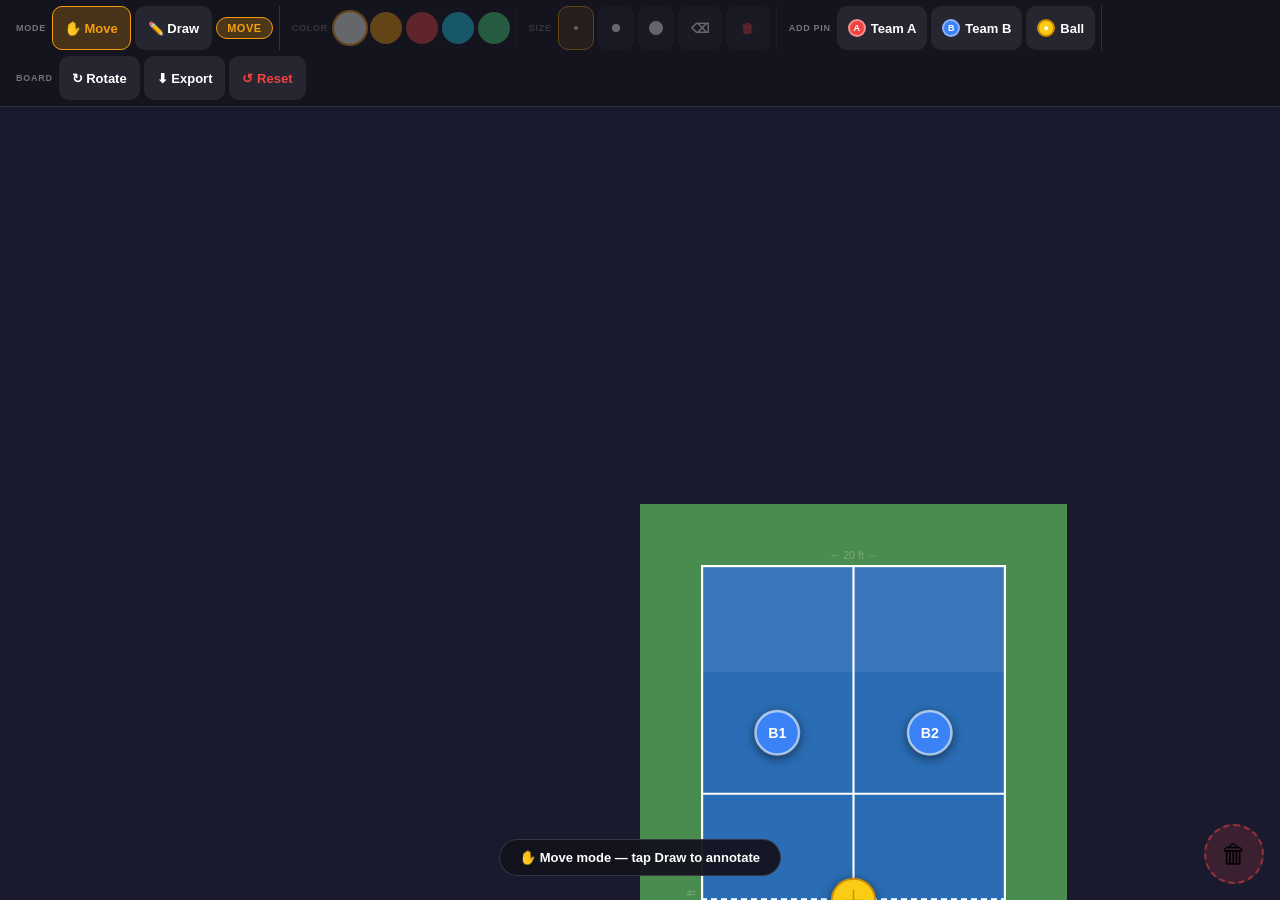
<file: index.html>
<!DOCTYPE html>
<html lang="en">
<head>
<meta charset="UTF-8" />
<meta name="viewport" content="width=device-width, initial-scale=1.0, maximum-scale=1.0, user-scalable=no, viewport-fit=cover" />
<meta name="apple-mobile-web-app-capable" content="yes" />
<meta name="apple-mobile-web-app-status-bar-style" content="black-translucent" />
<title>Pickleball Canvas</title>
<style>
  /* ─── Reset & base ─────────────────────────────────────────── */
  *, *::before, *::after { box-sizing: border-box; margin: 0; padding: 0; }

  :root {
    /* Court colors — change here to retheme */
    --court-surface: #2a6db5;
    --court-surround: #4a8c4f;
    --court-line: #ffffff;
    --court-kitchen-fill: rgba(255,255,255,0.06);
    --net-color: #ffffff;

    /* UI */
    --toolbar-bg: rgba(20,20,30,0.92);
    --toolbar-border: rgba(255,255,255,0.12);
    --accent: #f59e0b;
    --btn-h: 44px;
    --radius: 10px;
    --safe-top: env(safe-area-inset-top, 0px);
    --safe-bottom: env(safe-area-inset-bottom, 0px);
    --safe-left: env(safe-area-inset-left, 0px);
    --safe-right: env(safe-area-inset-right, 0px);
  }

  html, body {
    width: 100%; height: 100%;
    overflow: hidden;
    background: #1a1a2e;
    font-family: -apple-system, BlinkMacSystemFont, 'SF Pro Display', sans-serif;
    -webkit-tap-highlight-color: transparent;
    touch-action: none; /* prevents page scroll/zoom */
    user-select: none;
    -webkit-user-select: none;
  }

  /* ─── App shell ─────────────────────────────────────────────── */
  #app {
    display: flex;
    flex-direction: column;
    width: 100%;
    height: 100%;
    padding-top: var(--safe-top);
    padding-bottom: var(--safe-bottom);
    padding-left: var(--safe-left);
    padding-right: var(--safe-right);
  }

  /* ─── Toolbar ───────────────────────────────────────────────── */
  #toolbar {
    flex-shrink: 0;
    display: flex;
    align-items: center;
    gap: 6px;
    padding: 6px 10px;
    background: var(--toolbar-bg);
    border-bottom: 1px solid var(--toolbar-border);
    overflow-x: auto;
    -webkit-overflow-scrolling: touch;
    scrollbar-width: none;
    flex-wrap: wrap;
    min-height: 58px;
  }
  #toolbar::-webkit-scrollbar { display: none; }

  .toolbar-group {
    display: flex;
    align-items: center;
    gap: 4px;
    padding: 0 6px;
    border-right: 1px solid var(--toolbar-border);
    flex-shrink: 0;
  }
  .toolbar-group:last-child { border-right: none; }

  .toolbar-label {
    font-size: 9px;
    font-weight: 700;
    letter-spacing: 0.08em;
    text-transform: uppercase;
    color: rgba(255,255,255,0.4);
    margin-right: 2px;
    white-space: nowrap;
  }

  /* Generic button */
  .btn {
    display: flex;
    align-items: center;
    justify-content: center;
    min-width: var(--btn-h);
    height: var(--btn-h);
    padding: 0 12px;
    border-radius: var(--radius);
    border: 1.5px solid transparent;
    font-size: 13px;
    font-weight: 600;
    color: #fff;
    background: rgba(255,255,255,0.08);
    cursor: pointer;
    transition: background 0.15s, border-color 0.15s, transform 0.1s;
    flex-shrink: 0;
    gap: 6px;
    white-space: nowrap;
    -webkit-tap-highlight-color: transparent;
    touch-action: manipulation;
  }
  .btn:active { transform: scale(0.94); background: rgba(255,255,255,0.16); }
  .btn.active {
    background: rgba(245,158,11,0.22);
    border-color: var(--accent);
    color: var(--accent);
  }
  .btn.danger { color: #ef4444; }
  .btn.danger:active { background: rgba(239,68,68,0.2); }

  /* Icon-only square button */
  .btn-icon {
    min-width: var(--btn-h);
    width: var(--btn-h);
    padding: 0;
  }

  /* Color swatch buttons */
  .color-btn {
    width: 32px; height: 32px;
    border-radius: 50%;
    border: 2.5px solid transparent;
    cursor: pointer;
    flex-shrink: 0;
    transition: transform 0.1s, border-color 0.15s;
    -webkit-tap-highlight-color: transparent;
    touch-action: manipulation;
  }
  .color-btn:active { transform: scale(0.88); }
  .color-btn.active { border-color: #fff; box-shadow: 0 0 0 2px var(--accent); }

  /* Thickness buttons */
  .thick-btn {
    display: flex; align-items: center; justify-content: center;
    width: 36px; height: var(--btn-h);
    border-radius: var(--radius);
    border: 1.5px solid transparent;
    background: rgba(255,255,255,0.08);
    cursor: pointer;
    flex-shrink: 0;
    transition: background 0.15s, border-color 0.15s;
    -webkit-tap-highlight-color: transparent;
    touch-action: manipulation;
  }
  .thick-btn.active {
    background: rgba(245,158,11,0.22);
    border-color: var(--accent);
  }
  .thick-dot {
    background: #fff;
    border-radius: 50%;
  }

  /* Pin palette buttons */
  .pin-btn {
    display: flex; align-items: center; justify-content: center;
    gap: 5px;
    padding: 0 10px;
  }
  .pin-dot {
    width: 18px; height: 18px;
    border-radius: 50%;
    border: 2px solid rgba(255,255,255,0.4);
    display: flex; align-items: center; justify-content: center;
    font-size: 9px; font-weight: 800; color: #fff;
    flex-shrink: 0;
  }

  /* Mode indicator badge */
  #mode-badge {
    font-size: 11px;
    font-weight: 700;
    letter-spacing: 0.05em;
    padding: 4px 10px;
    border-radius: 20px;
    background: rgba(245,158,11,0.25);
    color: var(--accent);
    border: 1px solid var(--accent);
    flex-shrink: 0;
  }

  /* ─── Canvas wrapper ────────────────────────────────────────── */
  #canvas-wrapper {
    flex: 1;
    position: relative;
    overflow: hidden;
    display: flex;
    align-items: center;
    justify-content: center;
  }

  /* All layers share same size, stacked via position:absolute */
  .layer {
    position: absolute;
    top: 0; left: 0;
    touch-action: none;
  }

  /* ─── Trash zone ────────────────────────────────────────────── */
  #trash-zone {
    position: absolute;
    bottom: 16px; right: 16px;
    width: 60px; height: 60px;
    border-radius: 50%;
    background: rgba(239,68,68,0.15);
    border: 2px dashed rgba(239,68,68,0.5);
    display: flex; align-items: center; justify-content: center;
    font-size: 26px;
    transition: background 0.2s, border-color 0.2s, transform 0.2s;
    pointer-events: none; /* dragging logic handles hit-test */
  }
  #trash-zone.hot {
    background: rgba(239,68,68,0.4);
    border-color: #ef4444;
    transform: scale(1.15);
  }

  /* ─── Court rotation wrapper ────────────────────────────────── */
  #court-rotate {
    transition: transform 0.4s cubic-bezier(0.4,0,0.2,1);
    position: relative;
    flex-shrink: 0;
  }

  /* ─── Toast ─────────────────────────────────────────────────── */
  #toast {
    position: fixed;
    bottom: calc(24px + var(--safe-bottom));
    left: 50%;
    transform: translateX(-50%) translateY(20px);
    background: rgba(20,20,30,0.95);
    color: #fff;
    padding: 10px 20px;
    border-radius: 20px;
    font-size: 13px;
    font-weight: 600;
    pointer-events: none;
    opacity: 0;
    transition: opacity 0.25s, transform 0.25s;
    z-index: 999;
    border: 1px solid rgba(255,255,255,0.15);
  }
  #toast.show {
    opacity: 1;
    transform: translateX(-50%) translateY(0);
  }
</style>
</head>
<body>
<div id="app">
  <!-- ═══ TOOLBAR ═══════════════════════════════════════════════ -->
  <div id="toolbar">

    <!-- Mode toggle -->
    <div class="toolbar-group">
      <span class="toolbar-label">Mode</span>
      <button class="btn active" id="btn-move" onclick="setMode('move')">✋ Move</button>
      <button class="btn" id="btn-draw" onclick="setMode('draw')">✏️ Draw</button>
      <span id="mode-badge">MOVE</span>
    </div>

    <!-- Draw tools (shown in draw mode) -->
    <div class="toolbar-group" id="draw-tools">
      <span class="toolbar-label">Color</span>
      <!-- Preset colors: white, yellow, red, cyan, lime -->
      <div class="color-btn active" style="background:#ffffff;" data-color="#ffffff" onclick="setColor(this)"></div>
      <div class="color-btn" style="background:#f59e0b;" data-color="#f59e0b" onclick="setColor(this)"></div>
      <div class="color-btn" style="background:#ef4444;" data-color="#ef4444" onclick="setColor(this)"></div>
      <div class="color-btn" style="background:#22d3ee;" data-color="#22d3ee" onclick="setColor(this)"></div>
      <div class="color-btn" style="background:#4ade80;" data-color="#4ade80" onclick="setColor(this)"></div>
    </div>

    <div class="toolbar-group" id="draw-thickness">
      <span class="toolbar-label">Size</span>
      <div class="thick-btn active" data-size="2" onclick="setThickness(this)"><div class="thick-dot" style="width:4px;height:4px;"></div></div>
      <div class="thick-btn" data-size="5" onclick="setThickness(this)"><div class="thick-dot" style="width:8px;height:8px;"></div></div>
      <div class="thick-btn" data-size="10" onclick="setThickness(this)"><div class="thick-dot" style="width:14px;height:14px;"></div></div>
      <button class="btn btn-icon" id="btn-eraser" onclick="toggleEraser()" title="Eraser">⌫</button>
      <button class="btn danger btn-icon" onclick="clearDrawing()" title="Clear drawing">🗑</button>
    </div>

    <!-- Pin palette -->
    <div class="toolbar-group">
      <span class="toolbar-label">Add Pin</span>
      <button class="btn pin-btn" onclick="addPin('A')">
        <div class="pin-dot" style="background:#ef4444;">A</div>Team A
      </button>
      <button class="btn pin-btn" onclick="addPin('B')">
        <div class="pin-dot" style="background:#3b82f6;">B</div>Team B
      </button>
      <button class="btn pin-btn" onclick="addPin('ball')">
        <div class="pin-dot" style="background:#facc15;border-color:#ca8a04;">●</div>Ball
      </button>
    </div>

    <!-- Board controls -->
    <div class="toolbar-group">
      <span class="toolbar-label">Board</span>
      <button class="btn" onclick="toggleRotation()">↻ Rotate</button>
      <button class="btn" onclick="exportImage()">⬇ Export</button>
      <button class="btn danger" onclick="resetBoard()">↺ Reset</button>
    </div>

  </div>

  <!-- ═══ CANVAS AREA ══════════════════════════════════════════ -->
  <div id="canvas-wrapper">
    <!-- Court rotation wrapper — rotated by JS -->
    <div id="court-rotate">
      <!-- Layer 1: court background (drawn once) -->
      <canvas id="court-canvas" class="layer"></canvas>
      <!-- Layer 2: drawing annotations -->
      <canvas id="draw-canvas" class="layer"></canvas>
      <!-- Layer 3: pins (SVG so each pin is individually targetable) -->
      <svg id="pin-layer" class="layer" style="overflow:visible;"></svg>
    </div>

    <!-- Trash zone overlay (outside court-rotate so it stays fixed) -->
    <div id="trash-zone">🗑</div>
  </div>
</div>

<div id="toast"></div>

<script>
/* ━━━━━━━━━━━━━━━━━━━━━━━━━━━━━━━━━━━━━━━━━━━━━━━━━━━━━━━━━━━━
   CONSTANTS — tweak these to restyle
   ━━━━━━━━━━━━━━━━━━━━━━━━━━━━━━━━━━━━━━━━━━━━━━━━━━━━━━━━━━━━ */
const COURT = {
  // Regulation: 20ft wide × 44ft long
  ftW: 20, ftH: 44,
  // Pixels per foot (will be recalculated on resize)
  pxPerFt: 14,
  // Colors
  surface: '#2a6db5',
  surround: '#4a8c4f',
  lineColor: '#ffffff',
  lineWidth: 2,        // court lines (px at base pxPerFt)
  netColor: '#ffffff',
  netWidth: 4,
  kitchenAlpha: 0.07,  // subtle tint for the NVZ
};

const PADDING_FT = 4; // surround padding in feet on each side

/* ━━━━━━━━━━━━━━━━━━━━━━━━━━━━━━━━━━━━━━━━━━━━━━━━━━━━━━━━━━━━
   STATE
   ━━━━━━━━━━━━━━━━━━━━━━━━━━━━━━━━━━━━━━━━━━━━━━━━━━━━━━━━━━━━ */
let state = {
  mode: 'move',        // 'move' | 'draw'
  rotated: false,      // 90° rotation applied
  drawColor: '#ffffff',
  drawSize: 2,
  eraserOn: false,
  pins: [],            // { id, type, team, label, x, y }  — fractions of court (0–1)
  pinIdCounter: 0,
};

/* Default pin layout — fractional court coords (0=left/top, 1=right/bottom) */
const DEFAULT_PINS = [
  { type:'player', team:'A', label:'A1', x:0.25, y:0.75 },
  { type:'player', team:'A', label:'A2', x:0.75, y:0.75 },
  { type:'player', team:'B', label:'B1', x:0.25, y:0.25 },
  { type:'player', team:'B', label:'B2', x:0.75, y:0.25 },
  { type:'ball',   team:'',  label:'',   x:0.5,  y:0.5  },
];

/* ━━━━━━━━━━━━━━━━━━━━━━━━━━━━━━━━━━━━━━━━━━━━━━━━━━━━━━━━━━━━
   DOM REFS
   ━━━━━━━━━━━━━━━━━━━━━━━━━━━━━━━━━━━━━━━━━━━━━━━━━━━━━━━━━━━━ */
const courtCanvas = document.getElementById('court-canvas');
const drawCanvas  = document.getElementById('draw-canvas');
const pinLayer    = document.getElementById('pin-layer');
const courtRotate = document.getElementById('court-rotate');
const trashZone   = document.getElementById('trash-zone');
const cCtx        = courtCanvas.getContext('2d');
const dCtx        = drawCanvas.getContext('2d');

/* ━━━━━━━━━━━━━━━━━━━━━━━━━━━━━━━━━━━━━━━━━━━━━━━━━━━━━━━━━━━━
   SIZING — fills available space while keeping court proportions
   ━━━━━━━━━━━━━━━━━━━━━━━━━━━━━━━━━━━━━━━━━━━━━━━━━━━━━━━━━━━━ */
let canvasW = 1, canvasH = 1;  // actual canvas pixel size
let courtOffX = 0, courtOffY = 0; // pixel offset from canvas corner to court (0,0)
let pxPerFt = 14;

function computeSize() {
  const wrapper = document.getElementById('canvas-wrapper');
  const availW = wrapper.clientWidth;
  const availH = wrapper.clientHeight;

  // When rotated, effective court ratio flips
  const totalFtW = COURT.ftW + PADDING_FT * 2;
  const totalFtH = COURT.ftH + PADDING_FT * 2;
  const courtRatio = state.rotated ? totalFtH / totalFtW : totalFtW / totalFtH;

  // Fit to available area
  let w, h;
  if (availW / availH > courtRatio) {
    h = availH; w = h * courtRatio;
  } else {
    w = availW; h = w / courtRatio;
  }

  // pxPerFt is based on unrotated orientation
  pxPerFt = state.rotated ? w / totalFtH : h / totalFtH;
  COURT.pxPerFt = pxPerFt;

  canvasW = Math.round(w);
  canvasH = Math.round(h);

  // The court origin offset within the canvas
  courtOffX = PADDING_FT * pxPerFt;
  courtOffY = PADDING_FT * pxPerFt;

  [courtCanvas, drawCanvas].forEach(c => {
    c.width  = canvasW;
    c.height = canvasH;
    c.style.width  = canvasW + 'px';
    c.style.height = canvasH + 'px';
  });
  pinLayer.setAttribute('width',  canvasW);
  pinLayer.setAttribute('height', canvasH);
  pinLayer.style.width  = canvasW + 'px';
  pinLayer.style.height = canvasH + 'px';
}

/* Convert fractional court coords → canvas pixels */
function courtToCanvas(fx, fy) {
  return {
    x: courtOffX + fx * COURT.ftW  * pxPerFt,
    y: courtOffY + fy * COURT.ftH  * pxPerFt,
  };
}

/* Convert canvas pixels → fractional court coords (clamped 0–1) */
function canvasToCourt(px, py) {
  const fx = (px - courtOffX) / (COURT.ftW * pxPerFt);
  const fy = (py - courtOffY) / (COURT.ftH * pxPerFt);
  return {
    x: Math.min(1, Math.max(0, fx)),
    y: Math.min(1, Math.max(0, fy)),
  };
}

/* ━━━━━━━━━━━━━━━━━━━━━━━━━━━━━━━━━━━━━━━━━━━━━━━━━━━━━━━━━━━━
   COURT DRAWING
   ━━━━━━━━━━━━━━━━━━━━━━━━━━━━━━━━━━━━━━━━━━━━━━━━━━━━━━━━━━━━ */
function drawCourt() {
  const ctx = cCtx;
  const p = pxPerFt;
  const ox = courtOffX, oy = courtOffY;
  const cw = COURT.ftW * p, ch = COURT.ftH * p;

  ctx.clearRect(0, 0, canvasW, canvasH);

  // Surround (green)
  ctx.fillStyle = COURT.surround;
  ctx.fillRect(0, 0, canvasW, canvasH);

  // Court surface (blue)
  ctx.fillStyle = COURT.surface;
  ctx.fillRect(ox, oy, cw, ch);

  // Kitchen tint (both sides)
  const kitchenFt = 7;
  ctx.fillStyle = `rgba(255,255,255,${COURT.kitchenAlpha})`;
  ctx.fillRect(ox, oy, cw, kitchenFt * p);                  // top kitchen
  ctx.fillRect(ox, oy + ch - kitchenFt * p, cw, kitchenFt * p); // bottom kitchen

  const lw = Math.max(1, COURT.lineWidth * p / 14);

  ctx.strokeStyle = COURT.lineColor;
  ctx.lineWidth   = lw;

  // Outer boundary
  ctx.strokeRect(ox + lw/2, oy + lw/2, cw - lw, ch - lw);

  // Center line (full length, splitting court left/right)
  line(ctx, ox + cw/2, oy, ox + cw/2, oy + ch);

  // Kitchen lines (NVZ) — 7ft from net (net is at mid-court)
  const netY = oy + ch / 2;
  line(ctx, ox, netY - kitchenFt * p, ox + cw, netY - kitchenFt * p);
  line(ctx, ox, netY + kitchenFt * p, ox + cw, netY + kitchenFt * p);

  // Net
  ctx.save();
  ctx.setLineDash([6, 4]);
  ctx.strokeStyle = COURT.netColor;
  ctx.lineWidth   = Math.max(2, COURT.netWidth * p / 14);
  line(ctx, ox, netY, ox + cw, netY);
  ctx.restore();

  // Dimension hint (optional small label)
  ctx.fillStyle = 'rgba(255,255,255,0.25)';
  ctx.font = `${Math.max(9, p * 0.7)}px -apple-system, sans-serif`;
  ctx.textAlign = 'center';
  ctx.fillText('← 20 ft →', ox + cw / 2, oy - 6);
  ctx.save();
  ctx.translate(ox - 6, oy + ch / 2);
  ctx.rotate(-Math.PI / 2);
  ctx.fillText('44 ft', 0, 0);
  ctx.restore();
}

function line(ctx, x1, y1, x2, y2) {
  ctx.beginPath(); ctx.moveTo(x1, y1); ctx.lineTo(x2, y2); ctx.stroke();
}

/* ━━━━━━━━━━━━━━━━━━━━━━━━━━━━━━━━━━━━━━━━━━━━━━━━━━━━━━━━━━━━
   PIN RENDERING (SVG layer)
   ━━━━━━━━━━━━━━━━━━━━━━━━━━━━━━━━━━━━━━━━━━━━━━━━━━━━━━━━━━━━ */
const PIN_R = 20; // base radius in px

function pinColor(pin) {
  if (pin.type === 'ball') return '#facc15';
  return pin.team === 'A' ? '#ef4444' : '#3b82f6';
}

function renderPins() {
  pinLayer.innerHTML = '';

  state.pins.forEach(pin => {
    const { x, y } = courtToCanvas(pin.x, pin.y);
    const r = Math.max(14, PIN_R * pxPerFt / 14);
    const color = pinColor(pin);
    const isBall = pin.type === 'ball';

    const g = document.createElementNS('http://www.w3.org/2000/svg', 'g');
    g.setAttribute('id', 'pin-' + pin.id);
    g.setAttribute('transform', `translate(${x},${y})`);
    g.style.cursor = 'grab';

    if (isBall) {
      // Ball: circle with inner cross-hatch pattern
      const circle = svgEl('circle', { r, fill: color, stroke: '#ca8a04', 'stroke-width': 2 });
      const line1  = svgEl('line', { x1:-r*0.5, y1:0, x2:r*0.5, y2:0, stroke:'rgba(0,0,0,0.25)', 'stroke-width':1.5 });
      const line2  = svgEl('line', { x1:0, y1:-r*0.5, x2:0, y2:r*0.5, stroke:'rgba(0,0,0,0.25)', 'stroke-width':1.5 });
      g.appendChild(circle); g.appendChild(line1); g.appendChild(line2);
    } else {
      // Player pin: circle + label
      const circle = svgEl('circle', { r, fill: color, stroke: 'rgba(255,255,255,0.6)', 'stroke-width': 2.5 });
      const text   = svgEl('text', {
        'text-anchor': 'middle',
        'dominant-baseline': 'central',
        fill: '#fff',
        'font-size': Math.max(9, r * 0.65),
        'font-weight': '800',
        'font-family': '-apple-system, sans-serif',
        'pointer-events': 'none',
      });
      text.textContent = pin.label;
      g.appendChild(circle); g.appendChild(text);
    }

    // Drop shadow filter (inline)
    g.style.filter = 'drop-shadow(0 3px 6px rgba(0,0,0,0.55))';

    pinLayer.appendChild(g);
    attachPinDrag(g, pin);
  });
}

function svgEl(tag, attrs) {
  const el = document.createElementNS('http://www.w3.org/2000/svg', tag);
  Object.entries(attrs).forEach(([k, v]) => el.setAttribute(k, v));
  return el;
}

/* ━━━━━━━━━━━━━━━━━━━━━━━━━━━━━━━━━━━━━━━━━━━━━━━━━━━━━━━━━━━━
   PIN DRAG — pointer events, iPad-smooth
   ━━━━━━━━━━━━━━━━━━━━━━━━━━━━━━━━━━━━━━━━━━━━━━━━━━━━━━━━━━━━ */
function attachPinDrag(el, pin) {
  let dragging = false;
  let startX, startY;
  let longPressTimer = null;

  el.addEventListener('pointerdown', e => {
    if (state.mode !== 'move') return;
    e.stopPropagation();
    e.preventDefault();
    el.setPointerCapture(e.pointerId);
    dragging = false;
    startX = e.clientX;
    startY = e.clientY;

    // Long-press to delete
    longPressTimer = setTimeout(() => {
      if (!dragging) deletePin(pin.id);
    }, 600);
  }, { passive: false });

  el.addEventListener('pointermove', e => {
    if (!el.hasPointerCapture(e.pointerId)) return;
    e.preventDefault();

    const dx = e.clientX - startX;
    const dy = e.clientY - startY;
    if (!dragging && Math.hypot(dx, dy) > 4) {
      dragging = true;
      clearTimeout(longPressTimer);
    }
    if (!dragging) return;

    // Convert pointer pos to canvas-local coords (account for court rotation)
    const pt = pointerToCanvas(e);
    const cf = canvasToCourt(pt.x, pt.y);
    pin.x = cf.x; pin.y = cf.y;

    // Move SVG group
    const { x, y } = courtToCanvas(pin.x, pin.y);
    el.setAttribute('transform', `translate(${x},${y})`);

    // Check trash
    const trashRect = trashZone.getBoundingClientRect();
    const overTrash = e.clientX >= trashRect.left && e.clientX <= trashRect.right
                   && e.clientY >= trashRect.top  && e.clientY <= trashRect.bottom;
    trashZone.classList.toggle('hot', overTrash);
  }, { passive: false });

  el.addEventListener('pointerup', e => {
    clearTimeout(longPressTimer);
    if (!dragging) return;
    dragging = false;

    const trashRect = trashZone.getBoundingClientRect();
    const overTrash = e.clientX >= trashRect.left && e.clientX <= trashRect.right
                   && e.clientY >= trashRect.top  && e.clientY <= trashRect.bottom;
    if (overTrash) {
      deletePin(pin.id);
      trashZone.classList.remove('hot');
    }
  });
}

/* Convert a PointerEvent clientX/Y into canvas pixel coordinates,
   accounting for the court-rotate transform */
function pointerToCanvas(e) {
  const rect = state.rotated
    ? courtCanvas.getBoundingClientRect()  // when rotated, canvas is still same element
    : courtCanvas.getBoundingClientRect();

  // courtCanvas is inside court-rotate which may have a CSS rotation.
  // We need the inverse transform. Since it's only ±90°, we handle it directly.
  const cx = (e.clientX - rect.left) * (courtCanvas.width  / rect.width);
  const cy = (e.clientY - rect.top)  * (courtCanvas.height / rect.height);

  if (!state.rotated) return { x: cx, y: cy };

  // When rotated 90° CW: new_x = canvasH - cy, new_y = cx
  return { x: canvasH - cy, y: cx };
}

/* ━━━━━━━━━━━━━━━━━━━━━━━━━━━━━━━━━━━━━━━━━━━━━━━━━━━━━━━━━━━━
   DRAWING LAYER
   ━━━━━━━━━━━━━━━━━━━━━━━━━━━━━━━━━━━━━━━━━━━━━━━━━━━━━━━━━━━━ */
let isDrawing = false;
let lastDraw = null;

drawCanvas.addEventListener('pointerdown', e => {
  if (state.mode !== 'draw') return;
  e.preventDefault();
  drawCanvas.setPointerCapture(e.pointerId);
  isDrawing = true;
  const pt = pointerOnDraw(e);
  lastDraw = pt;

  dCtx.beginPath();
  dCtx.moveTo(pt.x, pt.y);
}, { passive: false });

drawCanvas.addEventListener('pointermove', e => {
  if (!isDrawing || state.mode !== 'draw') return;
  e.preventDefault();
  const pt = pointerOnDraw(e);

  // Pressure-sensitive width (Apple Pencil exposes e.pressure; fallback 0.5)
  const pressure = (e.pressure > 0) ? e.pressure : 0.5;
  const baseSize = state.eraserOn ? 30 : state.drawSize;
  const effectiveSize = state.eraserOn ? baseSize : baseSize * (0.5 + pressure);

  dCtx.globalCompositeOperation = state.eraserOn ? 'destination-out' : 'source-over';
  dCtx.strokeStyle = state.drawColor;
  dCtx.lineWidth   = effectiveSize;
  dCtx.lineCap     = 'round';
  dCtx.lineJoin    = 'round';

  dCtx.beginPath();
  dCtx.moveTo(lastDraw.x, lastDraw.y);
  dCtx.lineTo(pt.x, pt.y);
  dCtx.stroke();

  lastDraw = pt;
}, { passive: false });

drawCanvas.addEventListener('pointerup',    () => { isDrawing = false; lastDraw = null; });
drawCanvas.addEventListener('pointercancel',() => { isDrawing = false; lastDraw = null; });

function pointerOnDraw(e) {
  const rect = drawCanvas.getBoundingClientRect();
  return {
    x: (e.clientX - rect.left) * (drawCanvas.width  / rect.width),
    y: (e.clientY - rect.top)  * (drawCanvas.height / rect.height),
  };
}

/* ━━━━━━━━━━━━━━━━━━━━━━━━━━━━━━━━━━━━━━━━━━━━━━━━━━━━━━━━━━━━
   UI CONTROLS
   ━━━━━━━━━━━━━━━━━━━━━━━━━━━━━━━━━━━━━━━━━━━━━━━━━━━━━━━━━━━━ */
function setMode(mode) {
  state.mode = mode;
  state.eraserOn = false;
  document.getElementById('btn-move').classList.toggle('active', mode === 'move');
  document.getElementById('btn-draw').classList.toggle('active', mode === 'draw');
  document.getElementById('btn-eraser').classList.remove('active');
  document.getElementById('mode-badge').textContent = mode.toUpperCase();
  // Draw canvas blocks pointer events in move mode
  drawCanvas.style.pointerEvents = mode === 'draw' ? 'auto' : 'none';
  pinLayer.style.pointerEvents   = mode === 'move' ? 'auto' : 'none';
  // Show/hide draw tools
  const show = mode === 'draw';
  document.getElementById('draw-tools').style.opacity     = show ? '1' : '0.35';
  document.getElementById('draw-thickness').style.opacity = show ? '1' : '0.35';
}

function setColor(el) {
  document.querySelectorAll('.color-btn').forEach(b => b.classList.remove('active'));
  el.classList.add('active');
  state.drawColor = el.dataset.color;
  state.eraserOn  = false;
  document.getElementById('btn-eraser').classList.remove('active');
  dCtx.globalCompositeOperation = 'source-over';
}

function setThickness(el) {
  document.querySelectorAll('.thick-btn').forEach(b => b.classList.remove('active'));
  el.classList.add('active');
  state.drawSize = parseInt(el.dataset.size, 10);
}

function toggleEraser() {
  state.eraserOn = !state.eraserOn;
  document.getElementById('btn-eraser').classList.toggle('active', state.eraserOn);
}

function clearDrawing() {
  dCtx.clearRect(0, 0, drawCanvas.width, drawCanvas.height);
  showToast('Drawing cleared');
}

/* ━━━━━━━━━━━━━━━━━━━━━━━━━━━━━━━━━━━━━━━━━━━━━━━━━━━━━━━━━━━━
   PIN MANAGEMENT
   ━━━━━━━━━━━━━━━━━━━━━━━━━━━━━━━━━━━━━━━━━━━━━━━━━━━━━━━━━━━━ */
function nextLabel(team) {
  const existing = state.pins.filter(p => p.team === team).map(p => p.label);
  let n = 1;
  while (existing.includes(team + n)) n++;
  return team + n;
}

function addPin(type) {
  // Place new pins near center with slight offset
  const offset = state.pins.length * 0.03;
  const pin = {
    id: ++state.pinIdCounter,
    type: type === 'ball' ? 'ball' : 'player',
    team: type === 'ball' ? '' : type,
    label: type === 'ball' ? '' : nextLabel(type),
    x: 0.5 + (Math.random() - 0.5) * 0.2,
    y: 0.5 + (Math.random() - 0.5) * 0.2,
  };
  state.pins.push(pin);
  renderPins();
}

function deletePin(id) {
  state.pins = state.pins.filter(p => p.id !== id);
  renderPins();
  showToast('Pin removed');
}

/* ━━━━━━━━━━━━━━━━━━━━━━━━━━━━━━━━━━━━━━━━━━━━━━━━━━━━━━━━━━━━
   ROTATION
   ━━━━━━━━━━━━━━━━━━━━━━━━━━━━━━━━━━━━━━━━━━━━━━━━━━━━━━━━━━━━ */
function toggleRotation() {
  state.rotated = !state.rotated;
  applyRotation();
  fullRedraw();
}

function applyRotation() {
  courtRotate.style.transform = state.rotated ? 'rotate(90deg)' : 'rotate(0deg)';
}

/* ━━━━━━━━━━━━━━━━━━━━━━━━━━━━━━━━━━━━━━━━━━━━━━━━━━━━━━━━━━━━
   RESET
   ━━━━━━━━━━━━━━━━━━━━━━━━━━━━━━━━━━━━━━━━━━━━━━━━━━━━━━━━━━━━ */
function resetBoard() {
  state.rotated = false;
  state.pinIdCounter = 0;
  state.pins = DEFAULT_PINS.map((d, i) => ({ ...d, id: ++state.pinIdCounter }));
  applyRotation();
  dCtx.clearRect(0, 0, drawCanvas.width, drawCanvas.height);
  setMode('move');
  fullRedraw();
  showToast('Board reset');
}

/* ━━━━━━━━━━━━━━━━━━━━━━━━━━━━━━━━━━━━━━━━━━━━━━━━━━━━━━━━━━━━
   EXPORT
   ━━━━━━━━━━━━━━━━━━━━━━━━━━━━━━━━━━━━━━━━━━━━━━━━━━━━━━━━━━━━ */
function exportImage() {
  // Flatten court + drawing + pins onto a temp canvas
  const tmp = document.createElement('canvas');
  tmp.width  = canvasW;
  tmp.height = canvasH;
  const tCtx = tmp.getContext('2d');

  tCtx.drawImage(courtCanvas, 0, 0);
  tCtx.drawImage(drawCanvas,  0, 0);

  // Rasterize SVG pins into tmp
  const svgData = new XMLSerializer().serializeToString(pinLayer);
  const svgBlob = new Blob([svgData], { type: 'image/svg+xml;charset=utf-8' });
  const url = URL.createObjectURL(svgBlob);
  const img = new Image();
  img.onload = () => {
    tCtx.drawImage(img, 0, 0);
    URL.revokeObjectURL(url);
    const link = document.createElement('a');
    link.download = 'pickleball-canvas.png';
    link.href = tmp.toDataURL('image/png');
    link.click();
    showToast('Exported!');
  };
  img.src = url;
}

/* ━━━━━━━━━━━━━━━━━━━━━━━━━━━━━━━━━━━━━━━━━━━━━━━━━━━━━━━━━━━━
   TOAST
   ━━━━━━━━━━━━━━━━━━━━━━━━━━━━━━━━━━━━━━━━━━━━━━━━━━━━━━━━━━━━ */
let toastTimer = null;
function showToast(msg) {
  const t = document.getElementById('toast');
  t.textContent = msg;
  t.classList.add('show');
  clearTimeout(toastTimer);
  toastTimer = setTimeout(() => t.classList.remove('show'), 1800);
}

/* ━━━━━━━━━━━━━━━━━━━━━━━━━━━━━━━━━━━━━━━━━━━━━━━━━━━━━━━━━━━━
   FULL REDRAW
   ━━━━━━━━━━━━━━━━━━━━━━━━━━━━━━━━━━━━━━━━━━━━━━━━━━━━━━━━━━━━ */
function fullRedraw() {
  computeSize();
  drawCourt();
  renderPins();
}

/* ━━━━━━━━━━━━━━━━━━━━━━━━━━━━━━━━━━━━━━━━━━━━━━━━━━━━━━━━━━━━
   RESIZE HANDLING
   ━━━━━━━━━━━━━━━━━━━━━━━━━━━━━━━━━━━━━━━━━━━━━━━━━━━━━━━━━━━━ */
let resizeTimer;
window.addEventListener('resize', () => {
  clearTimeout(resizeTimer);
  resizeTimer = setTimeout(fullRedraw, 120);
});

/* Prevent pinch-zoom on the whole document */
document.addEventListener('gesturestart',  e => e.preventDefault(), { passive: false });
document.addEventListener('gesturechange', e => e.preventDefault(), { passive: false });
document.addEventListener('touchmove', e => {
  if (e.touches.length > 1) e.preventDefault();
}, { passive: false });

/* ━━━━━━━━━━━━━━━━━━━━━━━━━━━━━━━━━━━━━━━━━━━━━━━━━━━━━━━━━━━━
   INIT
   ━━━━━━━━━━━━━━━━━━━━━━━━━━━━━━━━━━━━━━━━━━━━━━━━━━━━━━━━━━━━ */
(function init() {
  // Populate initial pins from defaults
  state.pins = DEFAULT_PINS.map(d => ({ ...d, id: ++state.pinIdCounter }));

  // Start in move mode (draw canvas non-interactive, pins interactive)
  setMode('move');

  // First render
  fullRedraw();

  showToast('✋ Move mode — tap Draw to annotate');
})();
</script>
</body>
</html>
</file>
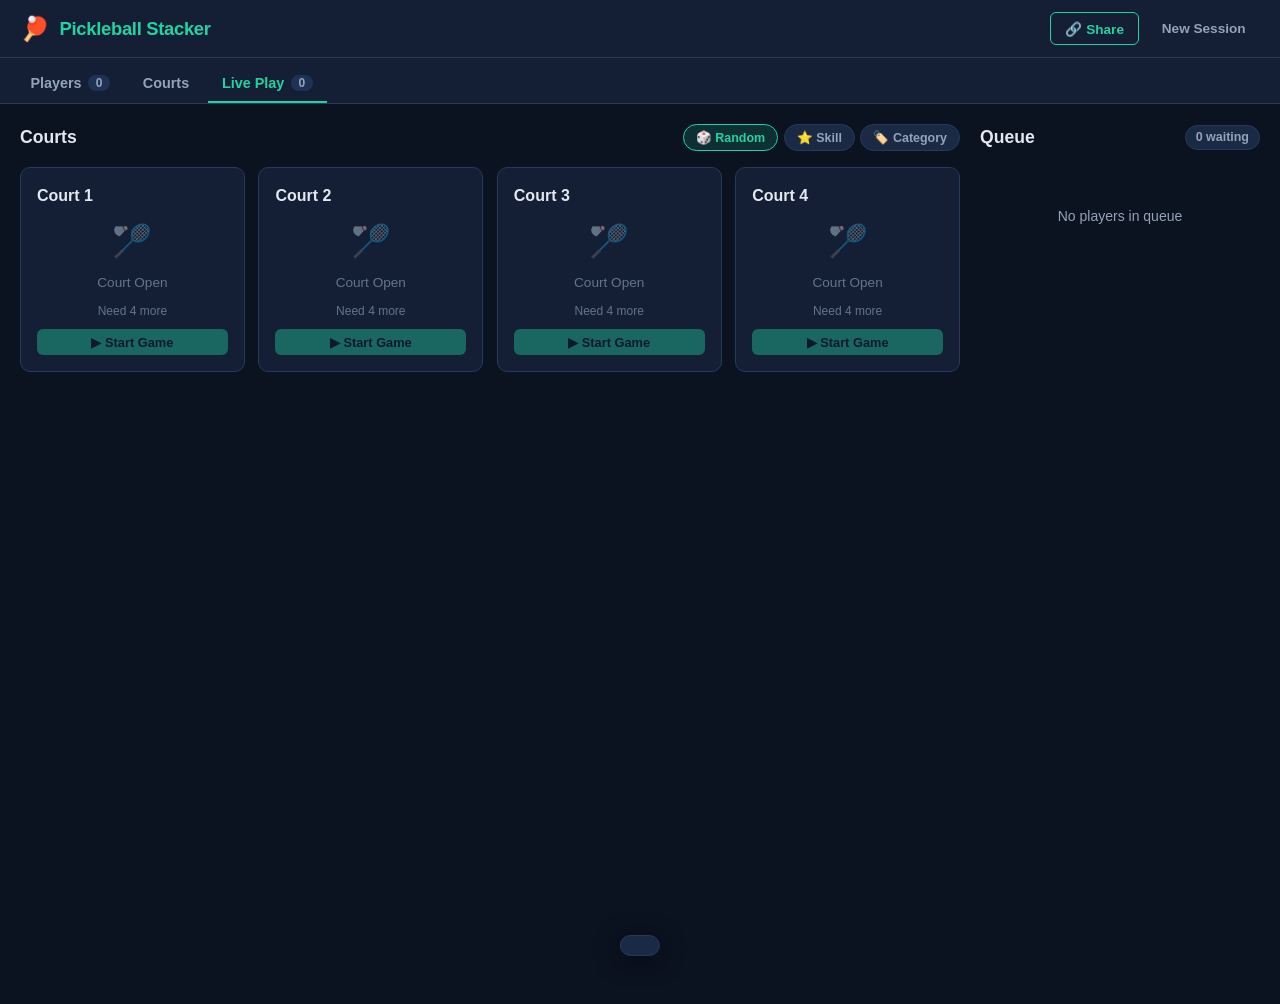
<file: pickleball-stacker.html>
<!DOCTYPE html>
<html lang="en">
<head>
  <meta charset="UTF-8">
  <meta name="viewport" content="width=device-width, initial-scale=1.0">
  <title>Pickleball Stacker</title>
  <style>
/* ============================================================
   PICKLEBALL STACKER — Styles
   ============================================================ */

:root {
  --bg:          #0b1220;
  --surface:     #141f35;
  --surface-2:   #1a2a45;
  --surface-3:   #1f3255;
  --border:      #263a5a;
  --primary:     #22d3a0;
  --primary-dk:  #16a07a;
  --secondary:   #fbbf24;
  --danger:      #f04438;
  --success:     #22c55e;
  --text:        #e2e8f0;
  --text-muted:  #94a3b8;
  --text-dim:    #64748b;
  --shadow:      0 4px 24px rgba(0,0,0,.5);
  --radius:      10px;
  --radius-sm:   6px;
  --header-h:    58px;
  --nav-h:       46px;
}

* { box-sizing: border-box; margin: 0; padding: 0; }

html, body { height: 100%; }

body {
  font-family: -apple-system, BlinkMacSystemFont, 'Segoe UI', sans-serif;
  background: var(--bg);
  color: var(--text);
  font-size: 14px;
  line-height: 1.5;
  overflow: hidden;
}

/* ── Header ── */
.app-header {
  height: var(--header-h);
  background: var(--surface);
  border-bottom: 1px solid var(--border);
  display: flex;
  align-items: center;
  justify-content: space-between;
  padding: 0 1.25rem;
  position: fixed;
  top: 0; left: 0; right: 0;
  z-index: 100;
}
.header-left { display: flex; align-items: center; gap: .6rem; }
.app-logo { font-size: 1.5rem; }
.app-title { font-size: 1.15rem; font-weight: 700; letter-spacing: -.3px; color: var(--primary); }
.header-right { display: flex; gap: .5rem; }

/* ── Tab Nav ── */
.tab-nav {
  height: var(--nav-h);
  background: var(--surface);
  border-bottom: 1px solid var(--border);
  display: flex;
  position: fixed;
  top: var(--header-h);
  left: 0; right: 0;
  z-index: 99;
  padding: 0 1rem;
  gap: .25rem;
  align-items: flex-end;
}
.tab-btn {
  background: none;
  border: none;
  border-bottom: 2px solid transparent;
  color: var(--text-muted);
  font-size: .9rem;
  font-weight: 600;
  padding: .6rem .9rem;
  cursor: pointer;
  display: flex;
  align-items: center;
  gap: .4rem;
  transition: color .15s, border-color .15s;
  white-space: nowrap;
}
.tab-btn:hover { color: var(--text); }
.tab-btn.active { color: var(--primary); border-bottom-color: var(--primary); }
.tab-badge {
  background: var(--surface-3);
  color: var(--text-muted);
  border-radius: 99px;
  padding: 1px 7px;
  font-size: .75rem;
  font-weight: 700;
  min-width: 22px;
  text-align: center;
}
.tab-badge.active { background: var(--primary-dk); color: #fff; }

/* ── Main Content ── */
.main-content {
  margin-top: calc(var(--header-h) + var(--nav-h));
  height: calc(100vh - var(--header-h) - var(--nav-h));
  overflow: hidden;
  position: relative;
}
.tab-panel {
  display: none;
  height: 100%;
  overflow-y: auto;
  padding: 1.25rem;
}
.tab-panel.active { display: block; }

/* ── Panel Header ── */
.panel-header {
  display: flex;
  align-items: center;
  justify-content: space-between;
  margin-bottom: 1.25rem;
  flex-wrap: wrap;
  gap: .75rem;
}
.panel-header h2 { font-size: 1.2rem; font-weight: 700; }
.panel-actions { display: flex; gap: .5rem; }
.player-stats { font-size: .82rem; color: var(--text-muted); margin-top: .2rem; }

/* ── Buttons ── */
.btn {
  display: inline-flex;
  align-items: center;
  gap: .35rem;
  border: none;
  border-radius: var(--radius-sm);
  font-size: .85rem;
  font-weight: 600;
  padding: .45rem .9rem;
  cursor: pointer;
  transition: background .15s, opacity .15s, transform .1s;
  white-space: nowrap;
  font-family: inherit;
}
.btn:active { transform: scale(.97); }
.btn-primary   { background: var(--primary);   color: #0b1220; }
.btn-primary:hover { background: #34e8b4; }
.btn-secondary { background: var(--surface-3); color: var(--text); }
.btn-secondary:hover { background: #263f6a; }
.btn-outline   { background: transparent; color: var(--primary); border: 1.5px solid var(--primary); }
.btn-outline:hover { background: rgba(34,211,160,.1); }
.btn-ghost     { background: transparent; color: var(--text-muted); }
.btn-ghost:hover { color: var(--text); }
.btn-danger    { background: var(--danger); color: #fff; }
.btn-danger:hover { background: #d93a2e; }
.btn-success   { background: var(--success); color: #fff; }
.btn-success:hover { background: #16a34a; }
.btn-sm { font-size: .8rem; padding: .35rem .7rem; }
.btn-icon { padding: .4rem .5rem; font-size: .9rem; }

.btn-group { display: flex; gap: .35rem; flex-wrap: wrap; }
.mode-btn, .format-btn { background: var(--surface-3); color: var(--text-muted); }
.mode-btn.active, .format-btn.active { background: var(--primary); color: #0b1220; }

/* ── Counter ── */
.counter-control {
  display: flex;
  align-items: center;
  gap: .5rem;
  font-size: .95rem;
  font-weight: 600;
}
.counter-btn {
  width: 30px; height: 30px;
  border-radius: 50%;
  border: 1.5px solid var(--border);
  background: var(--surface-2);
  color: var(--text);
  font-size: 1.1rem;
  cursor: pointer;
  display: flex;
  align-items: center;
  justify-content: center;
  transition: background .15s;
}
.counter-btn:hover { background: var(--surface-3); }
.counter-label { color: var(--text-muted); font-weight: 400; }

/* ── Players List ── */
.players-list { display: flex; flex-direction: column; gap: .5rem; }

.player-card {
  background: var(--surface);
  border: 1px solid var(--border);
  border-radius: var(--radius);
  padding: .75rem 1rem;
  display: flex;
  align-items: center;
  gap: .75rem;
  transition: border-color .15s;
}
.player-card:hover { border-color: var(--surface-3); }
.player-card.playing { border-color: var(--primary); border-left: 3px solid var(--primary); }
.player-card.sitting { opacity: .55; }

.player-num {
  color: var(--text-dim);
  font-size: .8rem;
  font-weight: 600;
  min-width: 1.5rem;
  text-align: right;
}
.player-name {
  font-weight: 600;
  font-size: .95rem;
  flex: 1;
  min-width: 0;
  overflow: hidden;
  text-overflow: ellipsis;
  white-space: nowrap;
}
.player-meta {
  display: flex;
  align-items: center;
  gap: .5rem;
  flex-shrink: 0;
}
.player-actions {
  display: flex;
  gap: .3rem;
  flex-shrink: 0;
}

/* ── Stars ── */
.stars {
  display: inline-flex;
  gap: 1px;
  font-size: .95rem;
}
.stars .s-on  { color: var(--secondary); }
.stars .s-off { color: var(--surface-3); }

.star-input {
  display: inline-flex;
  gap: 3px;
  cursor: pointer;
}
.star-input .star {
  font-size: 1.5rem;
  color: var(--surface-3);
  transition: color .1s, transform .1s;
  cursor: pointer;
  user-select: none;
}
.star-input .star.on { color: var(--secondary); }
.star-input .star:hover { transform: scale(1.2); }

.skill-labels {
  display: flex;
  justify-content: space-between;
  font-size: .72rem;
  color: var(--text-dim);
  margin-top: .25rem;
}

/* ── Category Tag ── */
.cat-tag {
  font-size: .72rem;
  font-weight: 600;
  padding: 2px 8px;
  border-radius: 99px;
  background: var(--surface-2);
  color: var(--text-muted);
  border: 1px solid var(--border);
  white-space: nowrap;
}
.cat-tag.mens      { background: #1e3a5f; color: #7eb8f7; border-color: #2a4f82; }
.cat-tag.womens    { background: #3d1f40; color: #e879f9; border-color: #5c2f60; }
.cat-tag.mixed     { background: #2d3a1a; color: #86efac; border-color: #3f5224; }
.cat-tag.beginner  { background: #2a1f0e; color: #fbbf24; border-color: #4a3518; }
.cat-tag.intermediate { background: #1a2a40; color: #60a5fa; border-color: #2a3f5f; }
.cat-tag.advanced  { background: #2a0e0e; color: #f87171; border-color: #4a1818; }
.cat-tag.any       { background: var(--surface-2); }

/* ── Status Badge ── */
.status-badge {
  font-size: .72rem;
  font-weight: 600;
  padding: 2px 8px;
  border-radius: 99px;
}
.status-badge.playing { background: rgba(34,211,160,.15); color: var(--primary); }
.status-badge.queue   { background: rgba(251,191,36,.12);  color: var(--secondary); }
.status-badge.sitting { background: var(--surface-2); color: var(--text-dim); }

/* ── Courts Config ── */
.courts-config-list { display: flex; flex-direction: column; gap: .75rem; margin-bottom: 1.5rem; }

.court-config-card {
  background: var(--surface);
  border: 1px solid var(--border);
  border-radius: var(--radius);
  padding: .85rem 1.1rem;
  display: flex;
  align-items: center;
  gap: .85rem;
  flex-wrap: wrap;
}
.court-config-name { font-weight: 700; font-size: .95rem; min-width: 70px; }
.court-config-row { display: flex; align-items: center; gap: .5rem; flex-wrap: wrap; flex: 1; }
.form-input-sm {
  background: var(--surface-2);
  border: 1px solid var(--border);
  border-radius: var(--radius-sm);
  color: var(--text);
  padding: .35rem .6rem;
  font-size: .85rem;
  font-family: inherit;
  outline: none;
  width: 140px;
}
.form-input-sm:focus { border-color: var(--primary); }

.court-exclusive-toggle {
  display: flex;
  align-items: center;
  gap: .4rem;
  font-size: .82rem;
  color: var(--text-muted);
  cursor: pointer;
  user-select: none;
}
.court-exclusive-toggle input[type=checkbox] { accent-color: var(--primary); width: 14px; height: 14px; }

/* ── Settings Card ── */
.settings-card {
  background: var(--surface);
  border: 1px solid var(--border);
  border-radius: var(--radius);
  padding: 1.25rem;
}
.settings-card h3 { font-size: .95rem; font-weight: 700; margin-bottom: .35rem; }
.setting-hint { font-size: .8rem; color: var(--text-muted); margin-bottom: .75rem; }

/* ── Live Play Layout ── */
.live-layout {
  display: grid;
  grid-template-columns: 1fr 280px;
  gap: 1.25rem;
  height: 100%;
}
@media (max-width: 700px) {
  .live-layout { grid-template-columns: 1fr; height: auto; }
}

.live-courts-col, .live-queue-col { display: flex; flex-direction: column; gap: 1rem; min-height: 0; }
.live-col-header {
  display: flex;
  align-items: center;
  justify-content: space-between;
  gap: .75rem;
  flex-wrap: wrap;
}
.live-col-header h2 { font-size: 1.1rem; font-weight: 700; }

/* ── Pairing Pills ── */
.pairing-pills { display: flex; gap: .35rem; }
.pill {
  background: var(--surface-2);
  border: 1.5px solid var(--border);
  border-radius: 99px;
  color: var(--text-muted);
  font-size: .78rem;
  font-weight: 600;
  padding: .3rem .75rem;
  cursor: pointer;
  transition: all .15s;
  white-space: nowrap;
  font-family: inherit;
}
.pill:hover { color: var(--text); border-color: var(--surface-3); }
.pill.active { background: rgba(34,211,160,.15); color: var(--primary); border-color: var(--primary); }

/* ── Courts Grid ── */
.courts-grid {
  display: grid;
  grid-template-columns: repeat(auto-fill, minmax(220px, 1fr));
  gap: .85rem;
}

.court-card {
  background: var(--surface);
  border: 1px solid var(--border);
  border-radius: var(--radius);
  padding: 1rem;
  display: flex;
  flex-direction: column;
  gap: .6rem;
  min-height: 180px;
  transition: border-color .2s;
}
.court-card.active-game {
  border-color: var(--primary);
  box-shadow: 0 0 0 1px var(--primary-dk);
}
.court-card.exclusive { border-color: var(--secondary); }

.court-card-header {
  display: flex;
  align-items: center;
  justify-content: space-between;
}
.court-card-name { font-weight: 700; font-size: 1rem; }
.court-card-timer {
  font-size: .82rem;
  color: var(--primary);
  font-weight: 600;
  font-variant-numeric: tabular-nums;
}
.court-exclusive-label {
  font-size: .72rem;
  font-weight: 600;
  color: var(--secondary);
  padding: 2px 8px;
  background: rgba(251,191,36,.1);
  border-radius: 99px;
  border: 1px solid rgba(251,191,36,.3);
}

.court-teams {
  flex: 1;
  display: flex;
  flex-direction: column;
  gap: .5rem;
}
.team-row {
  background: var(--surface-2);
  border-radius: var(--radius-sm);
  padding: .5rem .7rem;
}
.team-label {
  font-size: .7rem;
  font-weight: 700;
  color: var(--text-dim);
  text-transform: uppercase;
  letter-spacing: .05em;
  margin-bottom: .25rem;
}
.team-players {
  display: flex;
  flex-direction: column;
  gap: .15rem;
}
.team-player-name {
  font-size: .88rem;
  font-weight: 500;
}
.vs-row {
  text-align: center;
  font-size: .75rem;
  font-weight: 700;
  color: var(--text-dim);
  letter-spacing: .1em;
}

.court-open {
  flex: 1;
  display: flex;
  flex-direction: column;
  align-items: center;
  justify-content: center;
  gap: .5rem;
  color: var(--text-dim);
  font-size: .85rem;
}
.court-open-icon { font-size: 2rem; opacity: .4; }

.court-card-footer { display: flex; gap: .5rem; }
.court-card-footer .btn { flex: 1; justify-content: center; }

/* ── Queue ── */
.queue-badge {
  background: var(--surface-2);
  color: var(--text-muted);
  font-size: .78rem;
  font-weight: 600;
  padding: 2px 10px;
  border-radius: 99px;
  border: 1px solid var(--border);
}

.queue-list { display: flex; flex-direction: column; gap: .35rem; }

.queue-item {
  background: var(--surface);
  border: 1px solid var(--border);
  border-radius: var(--radius-sm);
  padding: .55rem .75rem;
  display: flex;
  align-items: center;
  gap: .5rem;
  transition: border-color .15s;
}
.queue-item:hover { border-color: var(--surface-3); }
.queue-pos {
  font-size: .75rem;
  font-weight: 700;
  color: var(--text-dim);
  min-width: 1.4rem;
  text-align: center;
}
.queue-name {
  flex: 1;
  font-weight: 500;
  font-size: .88rem;
  overflow: hidden;
  text-overflow: ellipsis;
  white-space: nowrap;
}
.queue-stars { font-size: .75rem; }
.queue-actions { display: flex; gap: .2rem; flex-shrink: 0; }

.queue-move-btn {
  background: none;
  border: none;
  color: var(--text-dim);
  cursor: pointer;
  padding: .2rem .25rem;
  font-size: .8rem;
  border-radius: 3px;
  transition: color .15s;
}
.queue-move-btn:hover { color: var(--text); }

.queue-sit-btn {
  background: none;
  border: 1px solid var(--border);
  border-radius: 4px;
  color: var(--text-dim);
  font-size: .72rem;
  padding: .15rem .4rem;
  cursor: pointer;
  transition: all .15s;
}
.queue-sit-btn:hover { color: var(--danger); border-color: var(--danger); }

/* ── Sitting Out ── */
.sitting-section { margin-top: 1rem; }
.sitting-section h3 { font-size: .85rem; font-weight: 700; color: var(--text-muted); margin-bottom: .5rem; }
.sitting-list { display: flex; flex-direction: column; gap: .3rem; }

.sitting-item {
  background: var(--surface);
  border: 1px solid var(--border);
  border-radius: var(--radius-sm);
  padding: .45rem .75rem;
  display: flex;
  align-items: center;
  gap: .5rem;
  opacity: .65;
}
.sitting-name { flex: 1; font-size: .85rem; overflow: hidden; text-overflow: ellipsis; white-space: nowrap; }
.sitting-rejoin {
  background: none;
  border: 1px solid var(--border);
  border-radius: 4px;
  color: var(--primary);
  font-size: .72rem;
  padding: .15rem .45rem;
  cursor: pointer;
  transition: all .15s;
}
.sitting-rejoin:hover { background: rgba(34,211,160,.1); }

/* ── Modals ── */
.modal-overlay {
  display: none;
  position: fixed;
  inset: 0;
  background: rgba(0,0,0,.65);
  backdrop-filter: blur(2px);
  z-index: 200;
  align-items: center;
  justify-content: center;
  padding: 1rem;
}
.modal-overlay.open { display: flex; }

.modal {
  background: var(--surface);
  border: 1px solid var(--border);
  border-radius: 14px;
  box-shadow: var(--shadow);
  width: 100%;
  max-width: 440px;
  max-height: 90vh;
  overflow-y: auto;
  animation: slideUp .2s ease;
}
.modal-wide { max-width: 560px; }

@keyframes slideUp {
  from { opacity: 0; transform: translateY(16px); }
  to   { opacity: 1; transform: translateY(0); }
}

.modal-header {
  display: flex;
  align-items: center;
  justify-content: space-between;
  padding: 1.1rem 1.25rem .85rem;
  border-bottom: 1px solid var(--border);
}
.modal-header h3 { font-size: 1rem; font-weight: 700; }
.modal-close {
  background: none;
  border: none;
  color: var(--text-muted);
  font-size: 1rem;
  cursor: pointer;
  padding: .2rem .4rem;
  border-radius: 4px;
  transition: color .15s;
}
.modal-close:hover { color: var(--text); }

.modal-body { padding: 1.1rem 1.25rem; display: flex; flex-direction: column; gap: .9rem; }
.modal-footer {
  padding: .85rem 1.25rem 1.1rem;
  display: flex;
  justify-content: flex-end;
  gap: .5rem;
  border-top: 1px solid var(--border);
}
.end-footer { justify-content: space-between; flex-wrap: wrap; }

/* ── Forms ── */
.form-group { display: flex; flex-direction: column; gap: .4rem; }
.form-group label { font-size: .82rem; font-weight: 600; color: var(--text-muted); }
.form-input {
  background: var(--surface-2);
  border: 1.5px solid var(--border);
  border-radius: var(--radius-sm);
  color: var(--text);
  padding: .55rem .75rem;
  font-size: .9rem;
  font-family: inherit;
  outline: none;
  width: 100%;
  transition: border-color .15s;
}
.form-input:focus { border-color: var(--primary); }
.form-select {
  background: var(--surface-2);
  border: 1.5px solid var(--border);
  border-radius: var(--radius-sm);
  color: var(--text);
  padding: .55rem .75rem;
  font-size: .9rem;
  font-family: inherit;
  outline: none;
  width: 100%;
  cursor: pointer;
  transition: border-color .15s;
  appearance: auto;
}
.form-select:focus { border-color: var(--primary); }
.form-select option { background: var(--surface); }
.form-textarea {
  background: var(--surface-2);
  border: 1.5px solid var(--border);
  border-radius: var(--radius-sm);
  color: var(--text);
  padding: .6rem .75rem;
  font-size: .85rem;
  font-family: inherit;
  outline: none;
  width: 100%;
  resize: vertical;
  transition: border-color .15s;
}
.form-textarea:focus { border-color: var(--primary); }

.form-row { display: grid; grid-template-columns: 1fr 1fr; gap: .85rem; }
.helper-text { font-size: .82rem; color: var(--text-muted); line-height: 1.5; }
.bulk-example {
  font-size: .8rem;
  color: var(--text-dim);
  background: var(--surface-2);
  border: 1px solid var(--border);
  border-radius: var(--radius-sm);
  padding: .6rem .85rem;
  line-height: 1.7;
}

/* ── Share ── */
.share-url-row { display: flex; gap: .5rem; }
.share-url-row .form-input { font-size: .78rem; }
.share-feedback { font-size: .82rem; color: var(--primary); min-height: 1.2rem; }

/* ── End Game Modal ── */
.end-game-teams {
  display: flex;
  gap: .75rem;
  align-items: center;
}
.end-team {
  flex: 1;
  background: var(--surface-2);
  border: 1px solid var(--border);
  border-radius: var(--radius-sm);
  padding: .75rem;
}
.end-team-label {
  font-size: .72rem;
  font-weight: 700;
  text-transform: uppercase;
  letter-spacing: .05em;
  color: var(--text-dim);
  margin-bottom: .35rem;
}
.end-team-player { font-size: .88rem; font-weight: 500; padding: .1rem 0; }
.vs-badge {
  font-size: .8rem;
  font-weight: 700;
  color: var(--text-dim);
  letter-spacing: .1em;
}

/* ── Empty State ── */
.empty-state {
  display: flex;
  flex-direction: column;
  align-items: center;
  justify-content: center;
  padding: 3rem 1rem;
  gap: .5rem;
  color: var(--text-muted);
  text-align: center;
}
.empty-state.small { padding: 1.5rem; }
.empty-icon { font-size: 2.5rem; opacity: .5; }
.empty-hint { font-size: .82rem; color: var(--text-dim); }

/* ── Toast ── */
.toast {
  position: fixed;
  bottom: 1.5rem;
  left: 50%;
  transform: translateX(-50%) translateY(80px);
  background: var(--surface-2);
  border: 1px solid var(--border);
  border-radius: 99px;
  padding: .6rem 1.2rem;
  font-size: .85rem;
  font-weight: 600;
  color: var(--text);
  box-shadow: var(--shadow);
  z-index: 999;
  transition: transform .3s ease;
  white-space: nowrap;
  pointer-events: none;
}
.toast.show { transform: translateX(-50%) translateY(0); }

/* ── Responsive ── */
@media (max-width: 480px) {
  .panel-header { flex-direction: column; align-items: flex-start; }
  .header-right .btn-ghost { display: none; }
  .form-row { grid-template-columns: 1fr; }
  .live-layout { overflow-y: auto; }
}

</style>
</head>
<body>
<div id="app">

  <!-- Header -->
  <header class="app-header">
    <div class="header-left">
      <span class="app-logo">🏓</span>
      <span class="app-title">Pickleball Stacker</span>
    </div>
    <div class="header-right">
      <button class="btn btn-outline" onclick="showShareModal()">🔗 Share</button>
      <button class="btn btn-ghost" onclick="confirmNewSession()">New Session</button>
    </div>
  </header>

  <!-- Tab Navigation -->
  <nav class="tab-nav">
    <button class="tab-btn" data-tab="players" onclick="switchTab('players')">
      Players <span class="tab-badge" id="badge-players">0</span>
    </button>
    <button class="tab-btn" data-tab="courts" onclick="switchTab('courts')">Courts</button>
    <button class="tab-btn active" data-tab="play" onclick="switchTab('play')">
      Live Play <span class="tab-badge active" id="badge-playing">0</span>
    </button>
  </nav>

  <!-- Main Content -->
  <main class="main-content">

    <!-- ── Players Tab ── -->
    <div id="tab-players" class="tab-panel">
      <div class="panel-header">
        <div>
          <h2>Players</h2>
          <div class="player-stats" id="player-stats"></div>
        </div>
        <div class="panel-actions">
          <button class="btn btn-secondary" onclick="showBulkModal()">+ Bulk Add</button>
          <button class="btn btn-primary" onclick="showAddPlayerModal()">+ Add Player</button>
        </div>
      </div>
      <div id="players-list" class="players-list"></div>
      <div id="players-empty" class="empty-state">
        <div class="empty-icon">👥</div>
        <p>No players yet.</p>
        <p class="empty-hint">Add players to get started!</p>
      </div>
    </div>

    <!-- ── Courts Tab ── -->
    <div id="tab-courts" class="tab-panel">
      <div class="panel-header">
        <h2>Courts</h2>
        <div class="counter-control">
          <button class="counter-btn" onclick="removeCourt()">−</button>
          <span id="court-count-display">4</span>
          <span class="counter-label">courts</span>
          <button class="counter-btn" onclick="addCourt()">+</button>
        </div>
      </div>
      <div id="courts-config" class="courts-config-list"></div>

      <div class="settings-card">
        <h3>Pairing Mode</h3>
        <p class="setting-hint">How players are selected when a court opens up</p>
        <div class="btn-group" id="pairing-mode-group">
          <button class="btn btn-sm mode-btn active" data-mode="random" onclick="setPairingMode('random')">🎲 Random</button>
          <button class="btn btn-sm mode-btn" data-mode="skill" onclick="setPairingMode('skill')">⭐ By Skill</button>
          <button class="btn btn-sm mode-btn" data-mode="category" onclick="setPairingMode('category')">🏷️ By Category</button>
        </div>

        <h3 style="margin-top:1.5rem">Game Format</h3>
        <p class="setting-hint">What happens when a game ends</p>
        <div class="btn-group" id="format-group">
          <button class="btn btn-sm format-btn active" data-format="rotation" onclick="setGameFormat('rotation')">🔄 Full Rotation</button>
          <button class="btn btn-sm format-btn" data-format="winners" onclick="setGameFormat('winners')">👑 Winners Stay</button>
        </div>
      </div>
    </div>

    <!-- ── Live Play Tab ── -->
    <div id="tab-play" class="tab-panel active">
      <div class="live-layout">

        <!-- Courts Column -->
        <div class="live-courts-col">
          <div class="live-col-header">
            <h2>Courts</h2>
            <div class="pairing-pills" id="pairing-pills">
              <button class="pill active" data-mode="random" onclick="setPairingMode('random')">🎲 Random</button>
              <button class="pill" data-mode="skill" onclick="setPairingMode('skill')">⭐ Skill</button>
              <button class="pill" data-mode="category" onclick="setPairingMode('category')">🏷️ Category</button>
            </div>
          </div>
          <div id="courts-grid" class="courts-grid"></div>
        </div>

        <!-- Queue Column -->
        <div class="live-queue-col">
          <div class="live-col-header">
            <h2>Queue</h2>
            <span class="queue-badge" id="queue-count">0 waiting</span>
          </div>
          <div id="queue-list" class="queue-list"></div>
          <div id="queue-empty" class="empty-state small" style="display:none">
            <p>No players in queue</p>
          </div>

          <div class="sitting-section" id="sitting-section" style="display:none">
            <h3>Sitting Out</h3>
            <div id="sitting-list" class="sitting-list"></div>
          </div>
        </div>

      </div>
    </div>

  </main>
</div>

<!-- ══════════ MODALS ══════════ -->

<!-- Add / Edit Player -->
<div id="modal-player" class="modal-overlay" onclick="closeModal('modal-player')">
  <div class="modal" onclick="event.stopPropagation()">
    <div class="modal-header">
      <h3 id="modal-player-title">Add Player</h3>
      <button class="modal-close" onclick="closeModal('modal-player')">✕</button>
    </div>
    <div class="modal-body">
      <input type="hidden" id="edit-player-id">
      <div class="form-group">
        <label>Name</label>
        <input type="text" id="player-name-input" class="form-input" placeholder="Player name"
               onkeydown="if(event.key==='Enter') savePlayer()">
      </div>
      <div class="form-group">
        <label>Skill Level</label>
        <div class="star-input" id="skill-stars" data-target="skill-value"></div>
        <input type="hidden" id="skill-value" value="3">
        <div class="skill-labels">
          <span>1 – Beginner</span><span>3 – Intermediate</span><span>5 – Advanced</span>
        </div>
      </div>
      <div class="form-group">
        <label>Category</label>
        <select id="category-select" class="form-select"></select>
      </div>
      <div class="form-group">
        <label>Status</label>
        <select id="status-select" class="form-select">
          <option value="queue">In Queue</option>
          <option value="sitting">Sitting Out</option>
        </select>
      </div>
    </div>
    <div class="modal-footer">
      <button class="btn btn-ghost" onclick="closeModal('modal-player')">Cancel</button>
      <button class="btn btn-primary" onclick="savePlayer()">Save Player</button>
    </div>
  </div>
</div>

<!-- Bulk Add -->
<div id="modal-bulk" class="modal-overlay" onclick="closeModal('modal-bulk')">
  <div class="modal modal-wide" onclick="event.stopPropagation()">
    <div class="modal-header">
      <h3>Bulk Add Players</h3>
      <button class="modal-close" onclick="closeModal('modal-bulk')">✕</button>
    </div>
    <div class="modal-body">
      <p class="helper-text">One player per line. Optionally add skill (1–5) and category, comma-separated.</p>
      <div class="bulk-example">
        <strong>Examples:</strong><br>
        John Smith<br>
        Jane Doe, 4, Women's<br>
        Bob Jones, 3, Men's
      </div>
      <textarea id="bulk-text" class="form-textarea" rows="10"
                placeholder="John Smith&#10;Jane Doe, 4, Women's&#10;Bob Jones, 3, Men's"></textarea>
      <div class="form-row">
        <div class="form-group">
          <label>Default Skill</label>
          <div class="star-input" id="bulk-skill-stars" data-target="bulk-skill-value"></div>
          <input type="hidden" id="bulk-skill-value" value="3">
        </div>
        <div class="form-group">
          <label>Default Category</label>
          <select id="bulk-category" class="form-select"></select>
        </div>
      </div>
    </div>
    <div class="modal-footer">
      <button class="btn btn-ghost" onclick="closeModal('modal-bulk')">Cancel</button>
      <button class="btn btn-primary" onclick="bulkAddPlayers()">Add Players</button>
    </div>
  </div>
</div>

<!-- Share Session -->
<div id="modal-share" class="modal-overlay" onclick="closeModal('modal-share')">
  <div class="modal" onclick="event.stopPropagation()">
    <div class="modal-header">
      <h3>Share Session</h3>
      <button class="modal-close" onclick="closeModal('modal-share')">✕</button>
    </div>
    <div class="modal-body">
      <p class="helper-text">Send this link to transfer the session to another host. They'll see the current players, courts, and queue.</p>
      <div class="share-url-row">
        <input type="text" id="share-url-input" class="form-input" readonly>
        <button class="btn btn-primary" onclick="copyShareUrl()">Copy</button>
      </div>
      <p id="share-feedback" class="share-feedback"></p>
    </div>
  </div>
</div>

<!-- End Game -->
<div id="modal-end-game" class="modal-overlay" onclick="closeModal('modal-end-game')">
  <div class="modal" onclick="event.stopPropagation()">
    <div class="modal-header">
      <h3 id="end-game-title">End Game</h3>
      <button class="modal-close" onclick="closeModal('modal-end-game')">✕</button>
    </div>
    <div class="modal-body">
      <div class="end-game-teams">
        <div class="end-team" id="end-team1-display"></div>
        <div class="vs-badge">VS</div>
        <div class="end-team" id="end-team2-display"></div>
      </div>
      <p class="helper-text" style="margin-top:1rem;text-align:center">Who won, or rotate all out?</p>
    </div>
    <div class="modal-footer end-footer">
      <button class="btn btn-outline" onclick="resolveGame(null)">🔄 All Rotate</button>
      <button class="btn btn-success" onclick="resolveGame('team1')">🏆 Team 1 Wins</button>
      <button class="btn btn-success" onclick="resolveGame('team2')">🏆 Team 2 Wins</button>
    </div>
  </div>
</div>

<!-- Toast -->
<div id="toast" class="toast"></div>

<script>
/* ============================================================
   PICKLEBALL STACKER — App Logic
   ============================================================ */

// ── Constants ──────────────────────────────────────────────

const CATEGORIES = ['Any', "Men's", "Women's", 'Mixed', 'Beginner', 'Intermediate', 'Advanced'];
const CAT_CLASSES = {
  "Any": "any", "Men's": "mens", "Women's": "womens",
  "Mixed": "mixed", "Beginner": "beginner",
  "Intermediate": "intermediate", "Advanced": "advanced"
};

// ── State ──────────────────────────────────────────────────

let state = {
  players: [],   // { id, name, skill (1-5), category, status: 'queue'|'playing'|'sitting' }
  courts:  [],   // { id, name, exclusiveCategory: null|string }
  queue:   [],   // [playerId, ...] ordered
  games:   {},   // { courtId: { team1:[id,id], team2:[id,id], startTime:ms } }
  settings: {
    pairingMode: 'random',    // 'random' | 'skill' | 'category'
    gameFormat:  'rotation',  // 'rotation' | 'winners'
  }
};

let currentTab      = 'play';
let timerInterval   = null;
let pendingCourtId  = null;  // for end-game modal

// ── Utilities ──────────────────────────────────────────────

function genId() {
  return Date.now().toString(36) + Math.random().toString(36).slice(2, 6);
}

function shuffle(arr) {
  const a = [...arr];
  for (let i = a.length - 1; i > 0; i--) {
    const j = Math.floor(Math.random() * (i + 1));
    [a[i], a[j]] = [a[j], a[i]];
  }
  return a;
}

function formatTime(ms) {
  const s = Math.floor(ms / 1000);
  return `${Math.floor(s / 60)}:${String(s % 60).padStart(2, '0')}`;
}

function getPlayer(id) { return state.players.find(p => p.id === id); }

function saveState() {
  try { localStorage.setItem('pb_stacker_v1', JSON.stringify(state)); } catch (_) {}
}

function encodeState(s) {
  try { return btoa(unescape(encodeURIComponent(JSON.stringify(s)))); } catch (_) { return ''; }
}

function decodeState(str) {
  try { return JSON.parse(decodeURIComponent(escape(atob(str)))); } catch (_) { return null; }
}

function showToast(msg, duration = 2500) {
  const el = document.getElementById('toast');
  el.textContent = msg;
  el.classList.add('show');
  setTimeout(() => el.classList.remove('show'), duration);
}

// ── Persistence ────────────────────────────────────────────

function loadFromStorage() {
  try {
    const raw = localStorage.getItem('pb_stacker_v1');
    if (raw) { state = JSON.parse(raw); return true; }
  } catch (_) {}
  return false;
}

function loadFromHash() {
  const hash = window.location.hash;
  if (!hash.startsWith('#state=')) return false;
  const decoded = decodeState(hash.slice(7));
  if (!decoded) return false;
  state = decoded;
  // Clear hash without reload
  history.replaceState(null, '', window.location.pathname);
  showToast('✅ Session loaded from shared link');
  return true;
}

// ── Category Helpers ───────────────────────────────────────

function populateCategorySelects() {
  const selects = [
    document.getElementById('category-select'),
    document.getElementById('bulk-category'),
  ];
  selects.forEach(sel => {
    if (!sel) return;
    sel.innerHTML = CATEGORIES.map(c => `<option>${c}</option>`).join('');
  });
}

function catClass(cat) { return CAT_CLASSES[cat] || 'any'; }

function catTag(cat) {
  return `<span class="cat-tag ${catClass(cat)}">${cat}</span>`;
}

function starsHtml(skill, small = false) {
  let html = `<span class="stars">`;
  for (let i = 1; i <= 5; i++) {
    html += `<span class="${i <= skill ? 's-on' : 's-off'}">★</span>`;
  }
  return html + '</span>';
}

// ── Star Inputs ────────────────────────────────────────────

function buildStarInput(containerId, targetId) {
  const el = document.getElementById(containerId);
  if (!el) return;
  el.innerHTML = '';
  for (let i = 1; i <= 5; i++) {
    const s = document.createElement('span');
    s.className = 'star';
    s.textContent = '★';
    s.dataset.val = i;
    s.addEventListener('click', () => setStarValue(containerId, targetId, i));
    s.addEventListener('mouseenter', () => highlightStars(containerId, i));
    s.addEventListener('mouseleave', () => {
      const cur = parseInt(document.getElementById(targetId).value) || 3;
      highlightStars(containerId, cur);
    });
    el.appendChild(s);
  }
  const cur = parseInt(document.getElementById(targetId).value) || 3;
  highlightStars(containerId, cur);
}

function setStarValue(containerId, targetId, val) {
  document.getElementById(targetId).value = val;
  highlightStars(containerId, val);
}

function highlightStars(containerId, val) {
  const el = document.getElementById(containerId);
  if (!el) return;
  el.querySelectorAll('.star').forEach((s, i) => {
    s.classList.toggle('on', i < val);
  });
}

// ── Players ────────────────────────────────────────────────

function addPlayer(name, skill, category, status = 'queue') {
  const p = { id: genId(), name: name.trim(), skill: clampSkill(skill), category, status };
  state.players.push(p);
  if (status === 'queue') state.queue.push(p.id);
  saveState();
  return p;
}

function clampSkill(v) { return Math.max(1, Math.min(5, parseInt(v) || 3)); }

function removePlayerById(id) {
  // Remove from any active game (just clean up; don't end game automatically)
  for (const cid in state.games) {
    const g = state.games[cid];
    g.team1 = g.team1.filter(x => x !== id);
    g.team2 = g.team2.filter(x => x !== id);
    if (g.team1.length === 0 && g.team2.length === 0) delete state.games[cid];
  }
  state.queue = state.queue.filter(x => x !== id);
  state.players = state.players.filter(p => p.id !== id);
  saveState();
  render();
}

function updatePlayerData(id, data) {
  const idx = state.players.findIndex(p => p.id === id);
  if (idx < 0) return;
  const prev = state.players[idx];
  state.players[idx] = { ...prev, ...data };
  // Sync queue membership if status changed
  if (data.status !== undefined && data.status !== prev.status) {
    state.queue = state.queue.filter(x => x !== id);
    if (data.status === 'queue') state.queue.push(id);
  }
  saveState();
  render();
}

function toggleSitOut(id) {
  const p = getPlayer(id);
  if (!p || p.status === 'playing') return;
  if (p.status === 'sitting') {
    p.status = 'queue';
    state.queue.push(id);
  } else {
    p.status = 'sitting';
    state.queue = state.queue.filter(x => x !== id);
  }
  saveState();
  render();
}

function moveInQueue(id, dir) {
  const idx = state.queue.indexOf(id);
  if (idx < 0) return;
  const nidx = idx + dir;
  if (nidx < 0 || nidx >= state.queue.length) return;
  [state.queue[idx], state.queue[nidx]] = [state.queue[nidx], state.queue[idx]];
  saveState();
  renderLiveTab();
}

// ── Courts ─────────────────────────────────────────────────

function initDefaultCourts(n = 4) {
  state.courts = [];
  for (let i = 1; i <= n; i++) {
    state.courts.push({ id: genId(), name: `Court ${i}`, exclusiveCategory: null });
  }
  saveState();
}

function addCourt() {
  state.courts.push({ id: genId(), name: `Court ${state.courts.length + 1}`, exclusiveCategory: null });
  saveState();
  render();
}

function removeCourt() {
  if (state.courts.length <= 1) { showToast('Need at least one court'); return; }
  const last = state.courts[state.courts.length - 1];
  if (state.games[last.id]) {
    showToast('End the game on that court first');
    return;
  }
  state.courts.pop();
  saveState();
  render();
}

function updateCourt(id, data) {
  const c = state.courts.find(c => c.id === id);
  if (!c) return;
  Object.assign(c, data);
  saveState();
}

// ── Pairing Algorithms ─────────────────────────────────────

function queuedPlayers() {
  return state.queue.map(id => getPlayer(id)).filter(Boolean);
}

function filterForCourt(players, court) {
  if (!court.exclusiveCategory || court.exclusiveCategory === 'Any') return players;
  return players.filter(p => p.category === court.exclusiveCategory || p.category === 'Any');
}

function pickPlayers(court) {
  const pool = filterForCourt(queuedPlayers(), court);
  if (pool.length < 4) return null;

  switch (state.settings.pairingMode) {
    case 'skill':    return pickBySkill(pool);
    case 'category': return pickByCategory(pool, court);
    default:         return pool.slice(0, 4); // FIFO for random/fair rotation
  }
}

function pickBySkill(pool) {
  // Sort by skill desc, take top 4
  return [...pool].sort((a, b) => b.skill - a.skill).slice(0, 4);
}

function pickByCategory(pool, court) {
  if (court.exclusiveCategory) return pool.slice(0, 4);
  // Try to find 4 from the same category (respecting queue order)
  const cats = [...new Set(pool.map(p => p.category))];
  for (const cat of cats) {
    if (cat === 'Any') continue;
    const grp = pool.filter(p => p.category === cat || p.category === 'Any');
    if (grp.length >= 4) return grp.slice(0, 4);
  }
  return pool.slice(0, 4);
}

function makeTeams(players) {
  if (state.settings.pairingMode === 'skill') {
    // Balance: 1st+4th vs 2nd+3rd (by skill rank)
    const s = [...players].sort((a, b) => b.skill - a.skill);
    return { team1: [s[0], s[3]], team2: [s[1], s[2]] };
  }
  const s = shuffle(players);
  return { team1: [s[0], s[1]], team2: [s[2], s[3]] };
}

// ── Games ──────────────────────────────────────────────────

function startGame(courtId) {
  const court = state.courts.find(c => c.id === courtId);
  if (!court || state.games[courtId]) return;

  const picked = pickPlayers(court);
  if (!picked) {
    const needed = court.exclusiveCategory ? `${court.exclusiveCategory} players` : 'players';
    showToast(`Not enough ${needed} in queue (need 4)`);
    return;
  }

  const { team1, team2 } = makeTeams(picked);
  const allPicked = [...team1, ...team2];

  allPicked.forEach(p => {
    p.status = 'playing';
    state.queue = state.queue.filter(id => id !== p.id);
  });

  state.games[courtId] = {
    team1: team1.map(p => p.id),
    team2: team2.map(p => p.id),
    startTime: Date.now()
  };

  saveState();
  render();
}

function endGame(courtId, winner) {
  // winner: null = rotation, 'team1', 'team2'
  const game = state.games[courtId];
  if (!game) return;

  const { team1, team2 } = game;
  const isWinnersStay = winner !== null && state.settings.gameFormat === 'winners';

  if (isWinnersStay) {
    const winners = winner === 'team1' ? team1 : team2;
    const losers  = winner === 'team1' ? team2 : team1;

    // Losers go to back of queue
    losers.forEach(id => {
      const p = getPlayer(id);
      if (p) { p.status = 'queue'; state.queue.push(id); }
    });

    // Winners go to front of queue so they're selected first for the next game
    winners.reverse().forEach(id => {
      const p = getPlayer(id);
      if (p) { p.status = 'queue'; state.queue.unshift(id); }
    });
  } else {
    // Full rotation — everyone to back of queue
    [...team1, ...team2].forEach(id => {
      const p = getPlayer(id);
      if (p) { p.status = 'queue'; state.queue.push(id); }
    });
  }

  delete state.games[courtId];
  closeModal('modal-end-game');
  pendingCourtId = null;
  saveState();
  render();
}

// ── Settings ───────────────────────────────────────────────

function setPairingMode(mode) {
  state.settings.pairingMode = mode;
  saveState();
  // Sync both Courts tab and Live Play tab pill/button states
  document.querySelectorAll('.mode-btn').forEach(b =>
    b.classList.toggle('active', b.dataset.mode === mode));
  document.querySelectorAll('.pill').forEach(b =>
    b.classList.toggle('active', b.dataset.mode === mode));
}

function setGameFormat(fmt) {
  state.settings.gameFormat = fmt;
  saveState();
  document.querySelectorAll('.format-btn').forEach(b =>
    b.classList.toggle('active', b.dataset.format === fmt));
}

// ── Tab Switching ──────────────────────────────────────────

function switchTab(tab) {
  currentTab = tab;
  document.querySelectorAll('.tab-btn').forEach(b =>
    b.classList.toggle('active', b.dataset.tab === tab));
  document.querySelectorAll('.tab-panel').forEach(p =>
    p.classList.toggle('active', p.id === `tab-${tab}`));
  render();
}

// ── Render ─────────────────────────────────────────────────

function render() {
  renderPlayersTab();
  renderCourtsTab();
  if (currentTab === 'play') renderLiveTab();
  else renderLiveTab(); // keep queue badges updated always
  updateBadges();
}

function updateBadges() {
  const total   = state.players.length;
  const playing = state.players.filter(p => p.status === 'playing').length;

  document.getElementById('badge-players').textContent = total;
  const pb = document.getElementById('badge-playing');
  pb.textContent = playing;
  pb.classList.toggle('active', playing > 0);

  document.getElementById('court-count-display').textContent = state.courts.length;
}

// ── Players Tab ────────────────────────────────────────────

function renderPlayersTab() {
  const list  = document.getElementById('players-list');
  const empty = document.getElementById('players-empty');
  const stats = document.getElementById('player-stats');

  const total   = state.players.length;
  const inQueue = state.players.filter(p => p.status === 'queue').length;
  const playing = state.players.filter(p => p.status === 'playing').length;
  const sitting = state.players.filter(p => p.status === 'sitting').length;

  if (total === 0) {
    list.innerHTML = '';
    empty.style.display = '';
    stats.textContent = '';
    return;
  }

  empty.style.display = 'none';
  stats.textContent = `${total} total · ${inQueue} in queue · ${playing} playing · ${sitting} sitting out`;

  list.innerHTML = state.players.map((p, i) => `
    <div class="player-card ${p.status}">
      <span class="player-num">${i + 1}</span>
      <span class="player-name">${esc(p.name)}</span>
      <div class="player-meta">
        ${starsHtml(p.skill)}
        ${catTag(p.category)}
        <span class="status-badge ${p.status}">${statusLabel(p.status)}</span>
      </div>
      <div class="player-actions">
        <button class="btn btn-icon btn-secondary" title="Edit" onclick="showEditPlayerModal('${p.id}')">✎</button>
        <button class="btn btn-icon btn-danger" title="Remove" onclick="confirmRemovePlayer('${p.id}')">✕</button>
      </div>
    </div>
  `).join('');
}

function statusLabel(s) {
  return s === 'queue' ? 'In Queue' : s === 'playing' ? 'Playing' : 'Sitting';
}

// ── Courts Tab ─────────────────────────────────────────────

function renderCourtsTab() {
  const cfg = document.getElementById('courts-config');

  cfg.innerHTML = state.courts.map((c, i) => {
    const hasGame = !!state.games[c.id];
    const excOpts = CATEGORIES.map(cat =>
      `<option value="${cat}" ${c.exclusiveCategory === cat ? 'selected' : ''}>${cat}</option>`
    ).join('');

    return `
    <div class="court-config-card">
      <div class="court-config-name">Court ${i + 1}</div>
      <div class="court-config-row">
        <input class="form-input-sm" type="text" placeholder="Court name"
               value="${esc(c.name)}"
               onchange="updateCourt('${c.id}', {name: this.value}); render()">
        <label class="court-exclusive-toggle">
          <input type="checkbox"
                 ${c.exclusiveCategory ? 'checked' : ''}
                 onchange="toggleCourtExclusive('${c.id}', this.checked)">
          Exclusive for:
        </label>
        <select class="form-input-sm"
                ${!c.exclusiveCategory ? 'disabled' : ''}
                onchange="updateCourt('${c.id}', {exclusiveCategory: this.value}); render()"
                id="exc-select-${c.id}">
          ${CATEGORIES.filter(ca => ca !== 'Any').map(cat =>
            `<option value="${cat}" ${c.exclusiveCategory === cat ? 'selected' : ''}>${cat}</option>`
          ).join('')}
        </select>
      </div>
      ${hasGame ? `<span class="status-badge playing">Game Active</span>` : ''}
    </div>`;
  }).join('');

  // Sync pairing mode buttons
  const mode = state.settings.pairingMode;
  document.querySelectorAll('.mode-btn').forEach(b =>
    b.classList.toggle('active', b.dataset.mode === mode));

  const fmt = state.settings.gameFormat;
  document.querySelectorAll('.format-btn').forEach(b =>
    b.classList.toggle('active', b.dataset.format === fmt));
}

function toggleCourtExclusive(id, checked) {
  const c = state.courts.find(c => c.id === id);
  if (!c) return;
  if (checked) {
    c.exclusiveCategory = "Men's"; // default
  } else {
    c.exclusiveCategory = null;
  }
  saveState();
  render();
}

// ── Live Play Tab ──────────────────────────────────────────

function renderLiveTab() {
  renderCourtsGrid();
  renderQueue();
  syncPairingPills();
}

function syncPairingPills() {
  const mode = state.settings.pairingMode;
  document.querySelectorAll('#pairing-pills .pill').forEach(p =>
    p.classList.toggle('active', p.dataset.mode === mode));
}

function renderCourtsGrid() {
  const grid = document.getElementById('courts-grid');
  if (!grid) return;

  grid.innerHTML = state.courts.map(court => {
    const game = state.games[court.id];
    const isExclusive = !!court.exclusiveCategory;

    if (game) {
      const t1 = game.team1.map(id => getPlayer(id)).filter(Boolean);
      const t2 = game.team2.map(id => getPlayer(id)).filter(Boolean);
      const elapsed = Date.now() - game.startTime;

      return `
      <div class="court-card active-game ${isExclusive ? 'exclusive' : ''}">
        <div class="court-card-header">
          <span class="court-card-name">${esc(court.name)}</span>
          <span class="court-card-timer" data-court="${court.id}">${formatTime(elapsed)}</span>
        </div>
        ${isExclusive ? `<span class="court-exclusive-label">${court.exclusiveCategory} Only</span>` : ''}
        <div class="court-teams">
          <div class="team-row">
            <div class="team-label">Team 1</div>
            <div class="team-players">
              ${t1.map(p => `<span class="team-player-name">${esc(p.name)} ${starsHtml(p.skill)}</span>`).join('')}
            </div>
          </div>
          <div class="vs-row">VS</div>
          <div class="team-row">
            <div class="team-label">Team 2</div>
            <div class="team-players">
              ${t2.map(p => `<span class="team-player-name">${esc(p.name)} ${starsHtml(p.skill)}</span>`).join('')}
            </div>
          </div>
        </div>
        <div class="court-card-footer">
          <button class="btn btn-danger btn-sm" onclick="showEndGameModal('${court.id}')">End Game</button>
        </div>
      </div>`;
    } else {
      const queuedPool = filterForCourt(queuedPlayers(), court);
      const canStart = queuedPool.length >= 4;
      return `
      <div class="court-card ${isExclusive ? 'exclusive' : ''}">
        <div class="court-card-header">
          <span class="court-card-name">${esc(court.name)}</span>
        </div>
        ${isExclusive ? `<span class="court-exclusive-label">${court.exclusiveCategory} Only</span>` : ''}
        <div class="court-open">
          <span class="court-open-icon">🏸</span>
          <span>Court Open</span>
          ${!canStart ? `<span style="font-size:.75rem;color:var(--text-dim)">
            Need ${4 - queuedPool.length} more ${court.exclusiveCategory || ''}
          </span>` : ''}
        </div>
        <div class="court-card-footer">
          <button class="btn btn-primary btn-sm" onclick="startGame('${court.id}')"
                  ${!canStart ? 'disabled style="opacity:.4;cursor:not-allowed"' : ''}>
            ▶ Start Game
          </button>
        </div>
      </div>`;
    }
  }).join('');
}

function renderQueue() {
  const list  = document.getElementById('queue-list');
  const empty = document.getElementById('queue-empty');
  const badge = document.getElementById('queue-count');

  const queued = state.queue.map(id => getPlayer(id)).filter(Boolean);
  badge.textContent = `${queued.length} waiting`;

  if (queued.length === 0) {
    list.innerHTML = '';
    empty.style.display = '';
  } else {
    empty.style.display = 'none';
    list.innerHTML = queued.map((p, i) => `
      <div class="queue-item">
        <span class="queue-pos">${i + 1}</span>
        <span class="queue-name">${esc(p.name)}</span>
        <span class="queue-stars">${starsHtml(p.skill)}</span>
        ${catTag(p.category)}
        <div class="queue-actions">
          <button class="queue-move-btn" title="Move up" onclick="moveInQueue('${p.id}', -1)">▲</button>
          <button class="queue-move-btn" title="Move down" onclick="moveInQueue('${p.id}', 1)">▼</button>
          <button class="queue-sit-btn" onclick="toggleSitOut('${p.id}')" title="Sit out">Sit Out</button>
        </div>
      </div>`).join('');
  }

  // Sitting Out
  const sitting = state.players.filter(p => p.status === 'sitting');
  const sittingSection = document.getElementById('sitting-section');
  const sittingList = document.getElementById('sitting-list');
  if (sittingSection) {
    sittingSection.style.display = sitting.length > 0 ? '' : 'none';
    if (sittingList) {
      sittingList.innerHTML = sitting.map(p => `
        <div class="sitting-item">
          <span class="sitting-name">${esc(p.name)}</span>
          ${starsHtml(p.skill)}
          ${catTag(p.category)}
          <button class="sitting-rejoin" onclick="toggleSitOut('${p.id}')">Re-join</button>
        </div>`).join('');
    }
  }
}

// ── Timers ─────────────────────────────────────────────────

function startTimerLoop() {
  if (timerInterval) return;
  timerInterval = setInterval(() => {
    document.querySelectorAll('.court-card-timer').forEach(el => {
      const courtId = el.dataset.court;
      const game = state.games[courtId];
      if (game) el.textContent = formatTime(Date.now() - game.startTime);
    });
  }, 1000);
}

// ── Modals ─────────────────────────────────────────────────

function openModal(id) {
  document.getElementById(id).classList.add('open');
}
function closeModal(id) {
  document.getElementById(id).classList.remove('open');
}

// ── Add / Edit Player Modal ────────────────────────────────

function showAddPlayerModal() {
  document.getElementById('modal-player-title').textContent = 'Add Player';
  document.getElementById('edit-player-id').value = '';
  document.getElementById('player-name-input').value = '';
  document.getElementById('skill-value').value = '3';
  document.getElementById('category-select').value = 'Any';
  document.getElementById('status-select').value = 'queue';
  buildStarInput('skill-stars', 'skill-value');
  openModal('modal-player');
  setTimeout(() => document.getElementById('player-name-input').focus(), 100);
}

function showEditPlayerModal(id) {
  const p = getPlayer(id);
  if (!p) return;
  document.getElementById('modal-player-title').textContent = 'Edit Player';
  document.getElementById('edit-player-id').value = id;
  document.getElementById('player-name-input').value = p.name;
  document.getElementById('skill-value').value = p.skill;
  document.getElementById('category-select').value = p.category;
  document.getElementById('status-select').value = p.status === 'playing' ? 'queue' : p.status;
  buildStarInput('skill-stars', 'skill-value');
  openModal('modal-player');
  setTimeout(() => document.getElementById('player-name-input').focus(), 100);
}

function savePlayer() {
  const name     = document.getElementById('player-name-input').value.trim();
  const skill    = parseInt(document.getElementById('skill-value').value) || 3;
  const category = document.getElementById('category-select').value;
  const status   = document.getElementById('status-select').value;
  const editId   = document.getElementById('edit-player-id').value;

  if (!name) { showToast('⚠️ Enter a player name'); return; }

  if (editId) {
    updatePlayerData(editId, { name, skill, category, status });
    showToast('✅ Player updated');
  } else {
    addPlayer(name, skill, category, status);
    showToast(`✅ ${name} added`);
  }

  closeModal('modal-player');
  render();
}

// ── Bulk Add Modal ─────────────────────────────────────────

function showBulkModal() {
  document.getElementById('bulk-text').value = '';
  document.getElementById('bulk-skill-value').value = '3';
  document.getElementById('bulk-category').value = 'Any';
  buildStarInput('bulk-skill-stars', 'bulk-skill-value');
  openModal('modal-bulk');
  setTimeout(() => document.getElementById('bulk-text').focus(), 100);
}

function bulkAddPlayers() {
  const text         = document.getElementById('bulk-text').value;
  const defaultSkill = parseInt(document.getElementById('bulk-skill-value').value) || 3;
  const defaultCat   = document.getElementById('bulk-category').value;

  const lines = text.split('\n').map(l => l.trim()).filter(Boolean);
  if (!lines.length) { showToast('⚠️ Enter at least one player'); return; }

  let count = 0;
  lines.forEach(line => {
    const parts = line.split(',').map(s => s.trim());
    const name  = parts[0];
    if (!name) return;
    const skill = parts[1] ? clampSkill(parts[1]) : defaultSkill;
    const cat   = parts[2] && CATEGORIES.includes(parts[2]) ? parts[2] : defaultCat;
    addPlayer(name, skill, cat);
    count++;
  });

  closeModal('modal-bulk');
  showToast(`✅ Added ${count} player${count !== 1 ? 's' : ''}`);
  render();
}

// ── End Game Modal ─────────────────────────────────────────

function showEndGameModal(courtId) {
  const court = state.courts.find(c => c.id === courtId);
  const game  = state.games[courtId];
  if (!court || !game) return;

  pendingCourtId = courtId;

  document.getElementById('end-game-title').textContent = `End Game — ${court.name}`;

  const t1 = game.team1.map(id => getPlayer(id)).filter(Boolean);
  const t2 = game.team2.map(id => getPlayer(id)).filter(Boolean);

  const teamHtml = (players, label) => `
    <div class="end-team-label">${label}</div>
    ${players.map(p => `<div class="end-team-player">${esc(p.name)}</div>`).join('')}`;

  document.getElementById('end-team1-display').innerHTML = teamHtml(t1, 'Team 1');
  document.getElementById('end-team2-display').innerHTML = teamHtml(t2, 'Team 2');

  openModal('modal-end-game');
}

function resolveGame(winner) {
  if (!pendingCourtId) return;
  endGame(pendingCourtId, winner);
}

// ── Confirm helpers ────────────────────────────────────────

function confirmRemovePlayer(id) {
  const p = getPlayer(id);
  if (!p) return;
  if (confirm(`Remove "${p.name}" from the session?`)) {
    removePlayerById(id);
    showToast(`Removed ${p.name}`);
  }
}

function confirmNewSession() {
  if (!confirm('Start a new session? This will clear all players and games.')) return;
  state = {
    players: [], courts: [], queue: [], games: {},
    settings: { pairingMode: 'random', gameFormat: 'rotation' }
  };
  initDefaultCourts(4);
  saveState();
  render();
  showToast('New session started');
}

// ── Share ──────────────────────────────────────────────────

function showShareModal() {
  const url = buildShareUrl();
  document.getElementById('share-url-input').value = url;
  document.getElementById('share-feedback').textContent = '';
  openModal('modal-share');
}

function buildShareUrl() {
  const encoded = encodeState(state);
  const url = new URL(window.location.href);
  url.hash = `state=${encoded}`;
  return url.toString();
}

function copyShareUrl() {
  const url = document.getElementById('share-url-input').value;
  if (navigator.clipboard) {
    navigator.clipboard.writeText(url).then(() => {
      document.getElementById('share-feedback').textContent = '✅ Copied to clipboard!';
    });
  } else {
    document.getElementById('share-url-input').select();
    document.execCommand('copy');
    document.getElementById('share-feedback').textContent = '✅ Copied!';
  }
}

// ── Helpers ────────────────────────────────────────────────

function esc(str) {
  return String(str)
    .replace(/&/g, '&amp;')
    .replace(/</g, '&lt;')
    .replace(/>/g, '&gt;')
    .replace(/"/g, '&quot;');
}

// ── Init ───────────────────────────────────────────────────

function init() {
  // Load state: URL hash takes priority (shared session), then localStorage
  const loadedFromHash    = loadFromHash();
  const loadedFromStorage = !loadedFromHash && loadFromStorage();

  if (!state.courts.length) initDefaultCourts(4);

  populateCategorySelects();

  // Init button states
  setPairingMode(state.settings.pairingMode);
  setGameFormat(state.settings.gameFormat);

  // Initial render
  render();
  startTimerLoop();
}

document.addEventListener('DOMContentLoaded', init);

</script>
</body>
</html>
</file>
